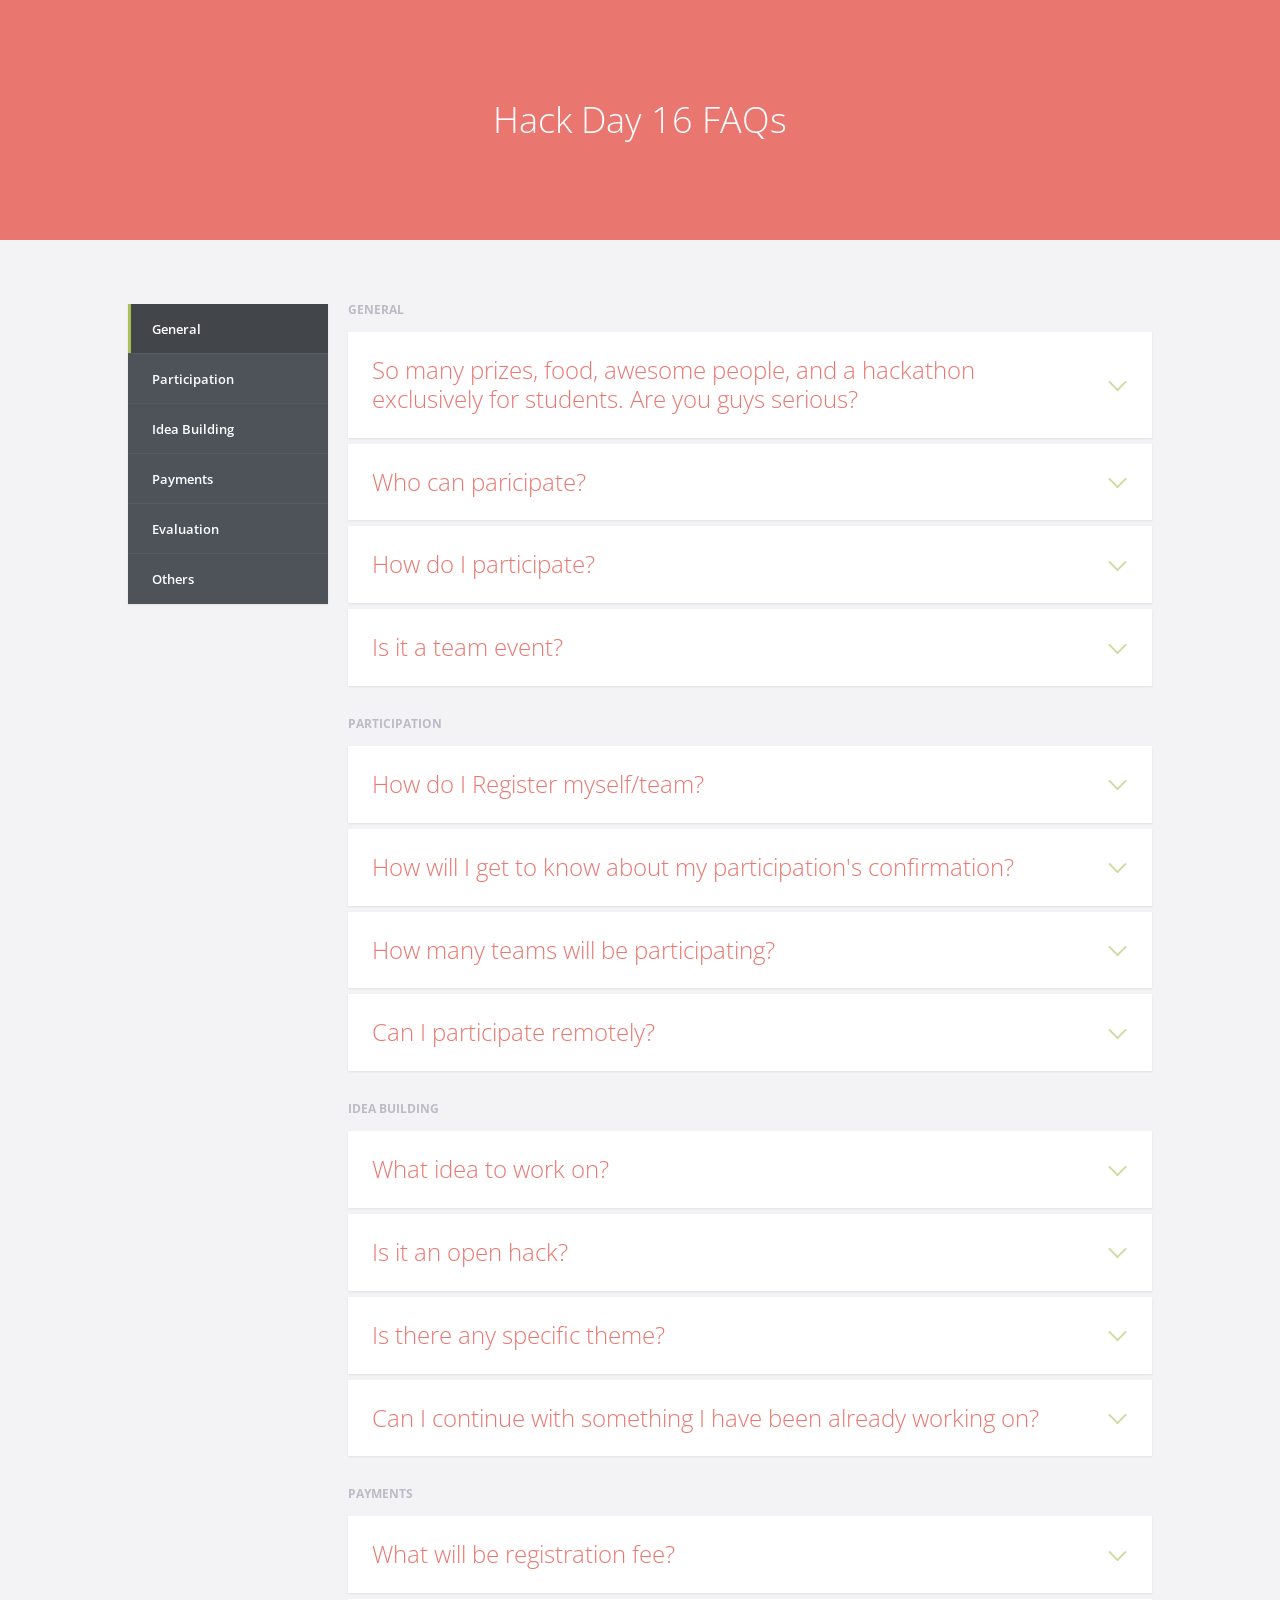
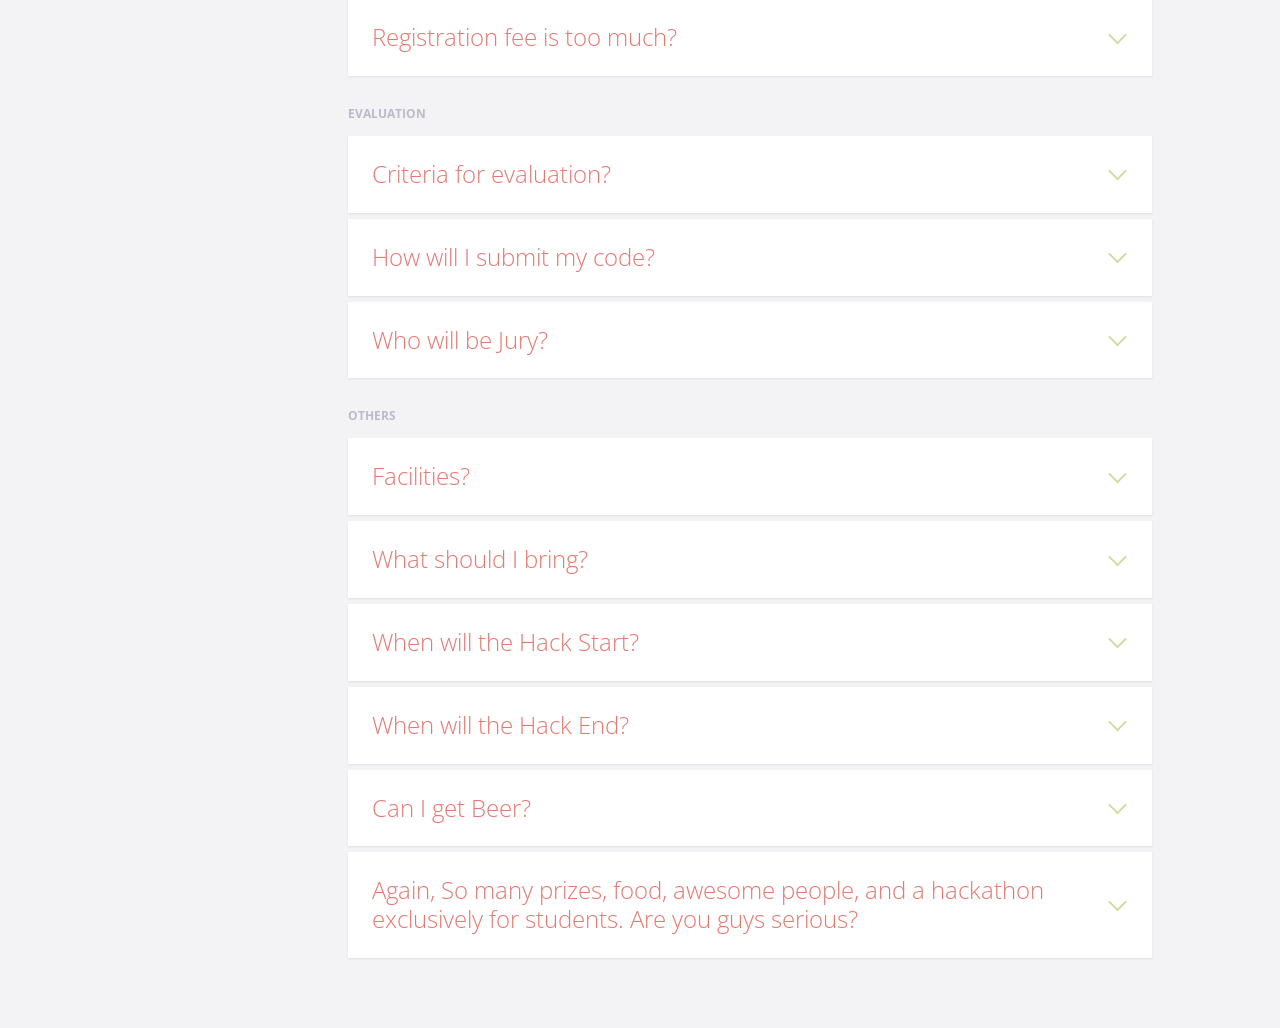
<file: faqs.html>
<!doctype html>
<html lang="en" class="no-js">
<head>
	<meta charset="UTF-8">
	<meta name="viewport" content="width=device-width, initial-scale=1">

	<link href='http://fonts.googleapis.com/css?family=Open+Sans:400,300,600,700' rel='stylesheet' type='text/css'>

	<link rel="stylesheet" href="faqs/css/reset.css"> <!-- CSS reset -->
	<link rel="stylesheet" href="faqs/css/style.css"> <!-- Resource style -->
	<script src="faqs/js/modernizr.js"></script> <!-- Modernizr -->
	<title>Hack Day 16</title>
</head>
<body>
<header>
	<h1>Hack Day 16 FAQs</h1>
</header>
<section class="cd-faq">
	<ul class="cd-faq-categories">
		<li><a class="selected" href="#basics">General</a></li>
		<li><a href="#mobile">Participation</a></li>
		<li><a href="#account">Idea Building</a></li>
		<li><a href="#payments">Payments</a></li>
		<li><a href="#privacy">Evaluation</a></li>
		<li><a href="#delivery">Others</a></li>
	</ul> <!-- cd-faq-categories -->

	<div class="cd-faq-items">
		<ul id="basics" class="cd-faq-group">
			<li class="cd-faq-title"><h2>General</h2></li>

			<li>
				<a class="cd-faq-trigger" href="#0">So many prizes, food, awesome people, and a hackathon exclusively for students. Are you guys serious?</a>
				<div class="cd-faq-content">
					<p>If 2+2=5 and we aren't high then probably.</p>
				</div> <!-- cd-faq-content -->
			</li>

			<li>
				<a class="cd-faq-trigger" href="#0">Who can paricipate?</a>
				<div class="cd-faq-content">
					<p>Students and Everyone from Hogwarts</p>
				</div> <!-- cd-faq-content -->
			</li>

			<li>
				<a class="cd-faq-trigger" href="#0">How do I participate?</a>
				<div class="cd-faq-content">
					<p>Go to registration page or <a href="form.html" target="_blank">Click Here</a></p>
				</div> <!-- cd-faq-content -->
			</li>

			<li>
				<a class="cd-faq-trigger" href="#0">Is it a team event?</a>
				<div class="cd-faq-content">
					<p>Team work is blessed from stone ages. However we encourage individual participations as well, and especially when individual is really pretty.</p>
				</div> <!-- cd-faq-content -->
			</li>



		</ul> <!-- cd-faq-group -->

		<ul id="mobile" class="cd-faq-group">
			<li class="cd-faq-title"><h2>Participation</h2></li>

			<li>
				<a class="cd-faq-trigger" href="#0">How do I Register myself/team?</a>
				<div class="cd-faq-content">
						<p>Dude Seriously? Just <a href="form.html" target="_blank">Click Here</a></p>
				</div> <!-- cd-faq-content -->
			</li>

			<li>
				<a class="cd-faq-trigger" href="#0">How will I get to know about my participation's confirmation?</a>
				<div class="cd-faq-content">
					<p>You need not to worry. We'll send you a confirmation mail with Gate Pass ID. If we are jobless and have enough balance we'll call you too</p>
				</div> <!-- cd-faq-content -->
			</li>

			<li>
				<a class="cd-faq-trigger" href="#0">How many teams will be participating?</a>
				<div class="cd-faq-content">
					<p>Too many!! But we have limited food plates which includes our plates too. Be The Flash!</p>
				</div> <!-- cd-faq-content -->
			</li>

			<li>
				<a class="cd-faq-trigger" href="#0">Can I participate remotely?</a>
				<div class="cd-faq-content">
					<p>Only if you are Martian. In case you are, invite us to your hackathon.</p>
				</div> <!-- cd-faq-content -->
			</li>


		</ul> <!-- cd-faq-group -->

		<ul id="account" class="cd-faq-group">
			<li class="cd-faq-title"><h2>Idea Building</h2></li>
			<li>
				<a class="cd-faq-trigger" href="#0">What idea to work on?</a>
				<div class="cd-faq-content">
					<p>It's an Open theme based Hack. You can work on anything and everything you can find except our sense of humour.</p>
				</div> <!-- cd-faq-content -->
			</li>

			<li>
				<a class="cd-faq-trigger" href="#0">Is it an open hack?</a>
				<div class="cd-faq-content">
					<p>Refer to above <strike>question</strike> answer.</p>
				</div> <!-- cd-faq-content -->
			</li>

			<li>
				<a class="cd-faq-trigger" href="#0">Is there any specific theme?</a>
				<div class="cd-faq-content">
					<p>You guessed it right, Refer to above <strike>answer</strike> question. </p>
				</div> <!-- cd-faq-content -->
			</li>

			<li>
				<a class="cd-faq-trigger" href="#0">Can I continue with something I have been already working on?</a>
				<div class="cd-faq-content">
					<p>We appriciate shortcuts in Bengaluru traffic. Sorry, everything should be build under venue premises. </p>
				</div> <!-- cd-faq-content -->
			</li>

			</ul> <!-- cd-faq-group -->

		<ul id="payments" class="cd-faq-group">
			<li class="cd-faq-title"><h2>Payments</h2></li>
			<li>
				<a class="cd-faq-trigger" href="#0">What will be registration fee?</a>
				<div class="cd-faq-content">
					<p>Ideally we are trying to get everyone walk in free. In case, a nominal registration fee of 400 might be charged. Which will be informed at earliest and can be paid at venue.</p>
				</div> <!-- cd-faq-content -->
			</li>

			<li>
				<a class="cd-faq-trigger" href="#0">Registration fee is too much?</a>
				<div class="cd-faq-content">
					<p>4 Members + Awesome Food + Awesome Venue + Lots of learning + Amazing prizes. It will be worth. Pinky promise!!</p>
				</div> <!-- cd-faq-content -->
			</li>


		</ul> <!-- cd-faq-group -->

		<ul id="privacy" class="cd-faq-group">
			<li class="cd-faq-title"><h2>Evaluation</h2></li>
			<li>
				<a class="cd-faq-trigger" href="#0">Criteria for evaluation?</a>
				<div class="cd-faq-content">
					<p>Idea and innovativness, Scalability, Implementation, Overall Impact. Brownie Points for cracking <strike>jokes</strike> good jokes </p>
				</div> <!-- cd-faq-content -->
			</li>

			<li>
				<a class="cd-faq-trigger" href="#0">How will I submit my code?</a>
				<div class="cd-faq-content">
					<p>All submissions must be done before 10:00 A.M on 30th April on our local git. Further information will be provided at venue</p>
				</div> <!-- cd-faq-content -->
			</li>

			<li>
				<a class="cd-faq-trigger" href="#0">Who will be Jury?</a>
				<div class="cd-faq-content">
					<p>Some awesome people for sure having better sense of humour than us. BTW we didn't mean Deadpool</p>
				</div> <!-- cd-faq-content -->
			</li>

			</ul> <!-- cd-faq-group -->

		<ul id="delivery" class="cd-faq-group">
			<li class="cd-faq-title"><h2>Others</h2></li>
			<li>
				<a class="cd-faq-trigger" href="#0">Facilities?</a>
				<div class="cd-faq-content">
					<p>1)Water<br>
					2)Fresh Air<br>
					3)Some more water<br>
					4)Some more fresh air<br>
					5)Restroom in case you had more water<br>
					6)Restroom if you had more fresh air<br>
					7)Food<br>
					8)Wi-Fi<br>
					9)Electricity<br>
					10)Setup of Internet Explorer :P<br>

				</p>
				</div> <!-- cd-faq-content -->
			</li>

			<li>
				<a class="cd-faq-trigger" href="#0">What should I bring?</a>
				<div class="cd-faq-content">
					<p>Must:<br>
						1)2nd Season of GOT<br>
						2)4th Season of FRIENDS<br>
						3)3rd Season of HIMYM<br><br>

					Optional:<br>
					1)Laptop<br>
					2)Charger<br>
					3)We meant laptop chargers<br>
					4)Hardware Stuff(if required)<br>
					5)Valid College ID proof<br>
					6)All neccassary softwares<br>
					<br>
					I guess we switched above contents...not really sure we are stonned. You decide!</p>
				</div> <!-- cd-faq-content -->
			</li>

			<li>
				<a class="cd-faq-trigger" href="#0">When will the Hack Start?</a>
				<div class="cd-faq-content">
					<p>Sharp at 10:00 AM on 29th April</p>
				</div> <!-- cd-faq-content -->
			</li>

			<li>
				<a class="cd-faq-trigger" href="#0">When will the Hack End?</a>
				<div class="cd-faq-content">
					<p>Sharp at 10:00 AM on 30th April according to IST(if you know what we mean).</p>
				</div> <!-- cd-faq-content -->
			</li>

			<li>
				<a class="cd-faq-trigger" href="#0">Can I get Beer?</a>
				<div class="cd-faq-content">
					<p>Only if you believe in sharing ;) and as long as you aren't caught.</p>
				</div> <!-- cd-faq-content -->
			</li>

			<li>
				<a class="cd-faq-trigger" href="#0">Again, So many prizes, food, awesome people, and a hackathon exclusively for students. Are you guys serious?</a>
				<div class="cd-faq-content">
					<p>uhhh...</p>
				</div> <!-- cd-faq-content -->
			</li>

		</ul> <!-- cd-faq-group -->
	</div> <!-- cd-faq-items -->
	<a href="#0" class="cd-close-panel">Close</a>
</section> <!-- cd-faq -->
<script src="faqs/js/jquery-2.1.1.js"></script>
<script src="faqs/js/jquery.mobile.custom.min.js"></script>
<script src="faqs/js/main.js"></script> <!-- Resource jQuery -->
</body>
</html>
</file>
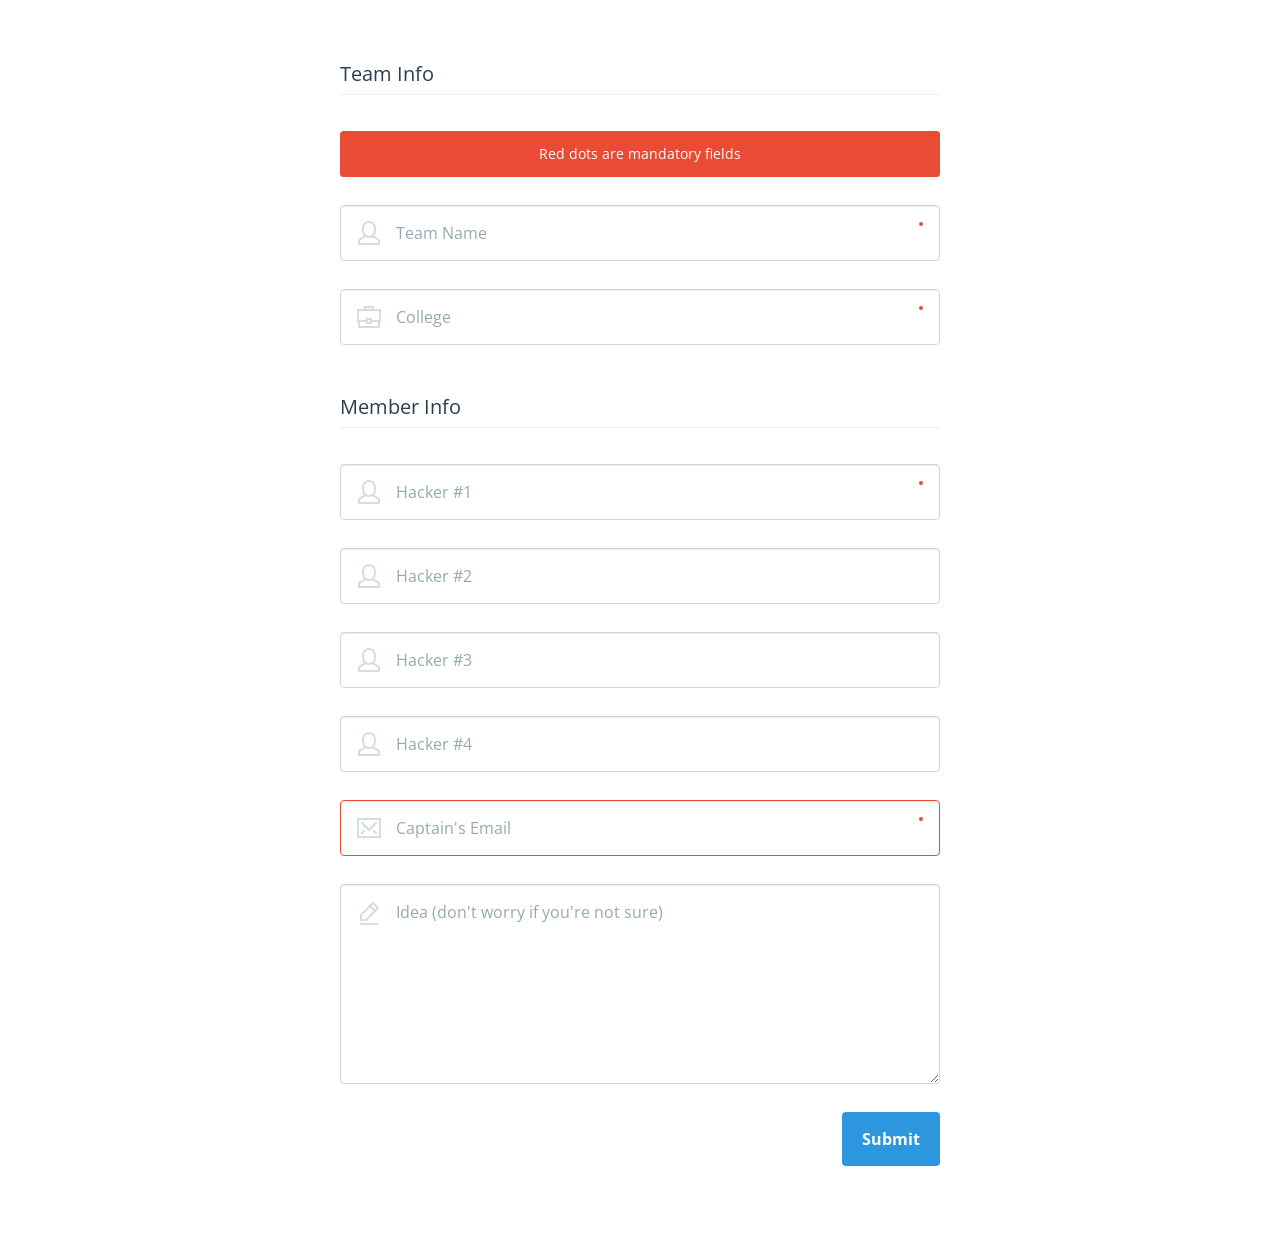
<file: form.html>
<!doctype html>
<html lang="en" class="no-js">
<head>
	<meta charset="UTF-8">
	<meta name="viewport" content="width=device-width, initial-scale=1">

	<link href='http://fonts.googleapis.com/css?family=Open+Sans:400,300,700' rel='stylesheet' type='text/css'>

	<link rel="stylesheet" href="contact-form/css/reset.css"> <!-- CSS reset -->
	<link rel="stylesheet" href="contact-form/css/style.css"> <!-- Resource style -->
	<script src="contact-form/js/modernizr.js"></script> <!-- Modernizr -->

	<title>Registration Form</title>
</head>
<body>
	<form class="cd-form floating-labels" action="contact.php" method="post">
		<fieldset>
			<legend>Team Info</legend>

			<div class="error-message">
				<p>Red dots are mandatory fields</p>
			</div>

			<div class="icon">
				<label class="cd-label" for="cd-name">Team Name</label>
				<input class="user" type="text" name="cd-tname" id="cd-name" required>
		    </div>

		    <div class="icon">
		    	<label class="cd-label" for="cd-company">College</label>
				<input class="company" type="text" name="cd-college" id="cd-company" required>
		    </div>


		</fieldset>

		<fieldset>
			<legend>Member Info</legend>

			<div class="icon">
				<label class="cd-label" for="cd-name">Hacker #1</label>
				<input class="user" type="text" name="cd-name1" id="cd-name" required>
		    </div>

            	<div class="icon">
				<label class="cd-label" for="cd-name">Hacker #2</label>
				<input class="user" type="text" name="cd-name2" id="cd-name" >
		    </div>

            	<div class="icon">
				<label class="cd-label" for="cd-name">Hacker #3</label>
				<input class="user" type="text" name="cd-name3" id="cd-name" >
		    </div>
            <div class="icon">
				<label class="cd-label" for="cd-name">Hacker #4</label>
				<input class="user" type="text" name="cd-name4" id="cd-name" >
		    </div>

<div class="icon">
		    	<label class="cd-label" for="cd-email">Captain's Email</label>
				<input class="email error" type="email" name="cd-email" id="cd-email" required>
		    </div>





			<div class="icon">
				<label class="cd-label" for="cd-textarea">Idea (don't worry if you're not sure) </label>
      			<textarea class="message" name="cd-textarea" id="cd-textarea" ></textarea>
			</div>

			<div>
		      	<input type="submit" value="Submit">
		    </div>
		</fieldset>
	</form>
<script src="js/jquery-2.1.1.js"></script>
<script src="js/main.js"></script> <!-- Resource jQuery -->
</body>
</html>
</file>
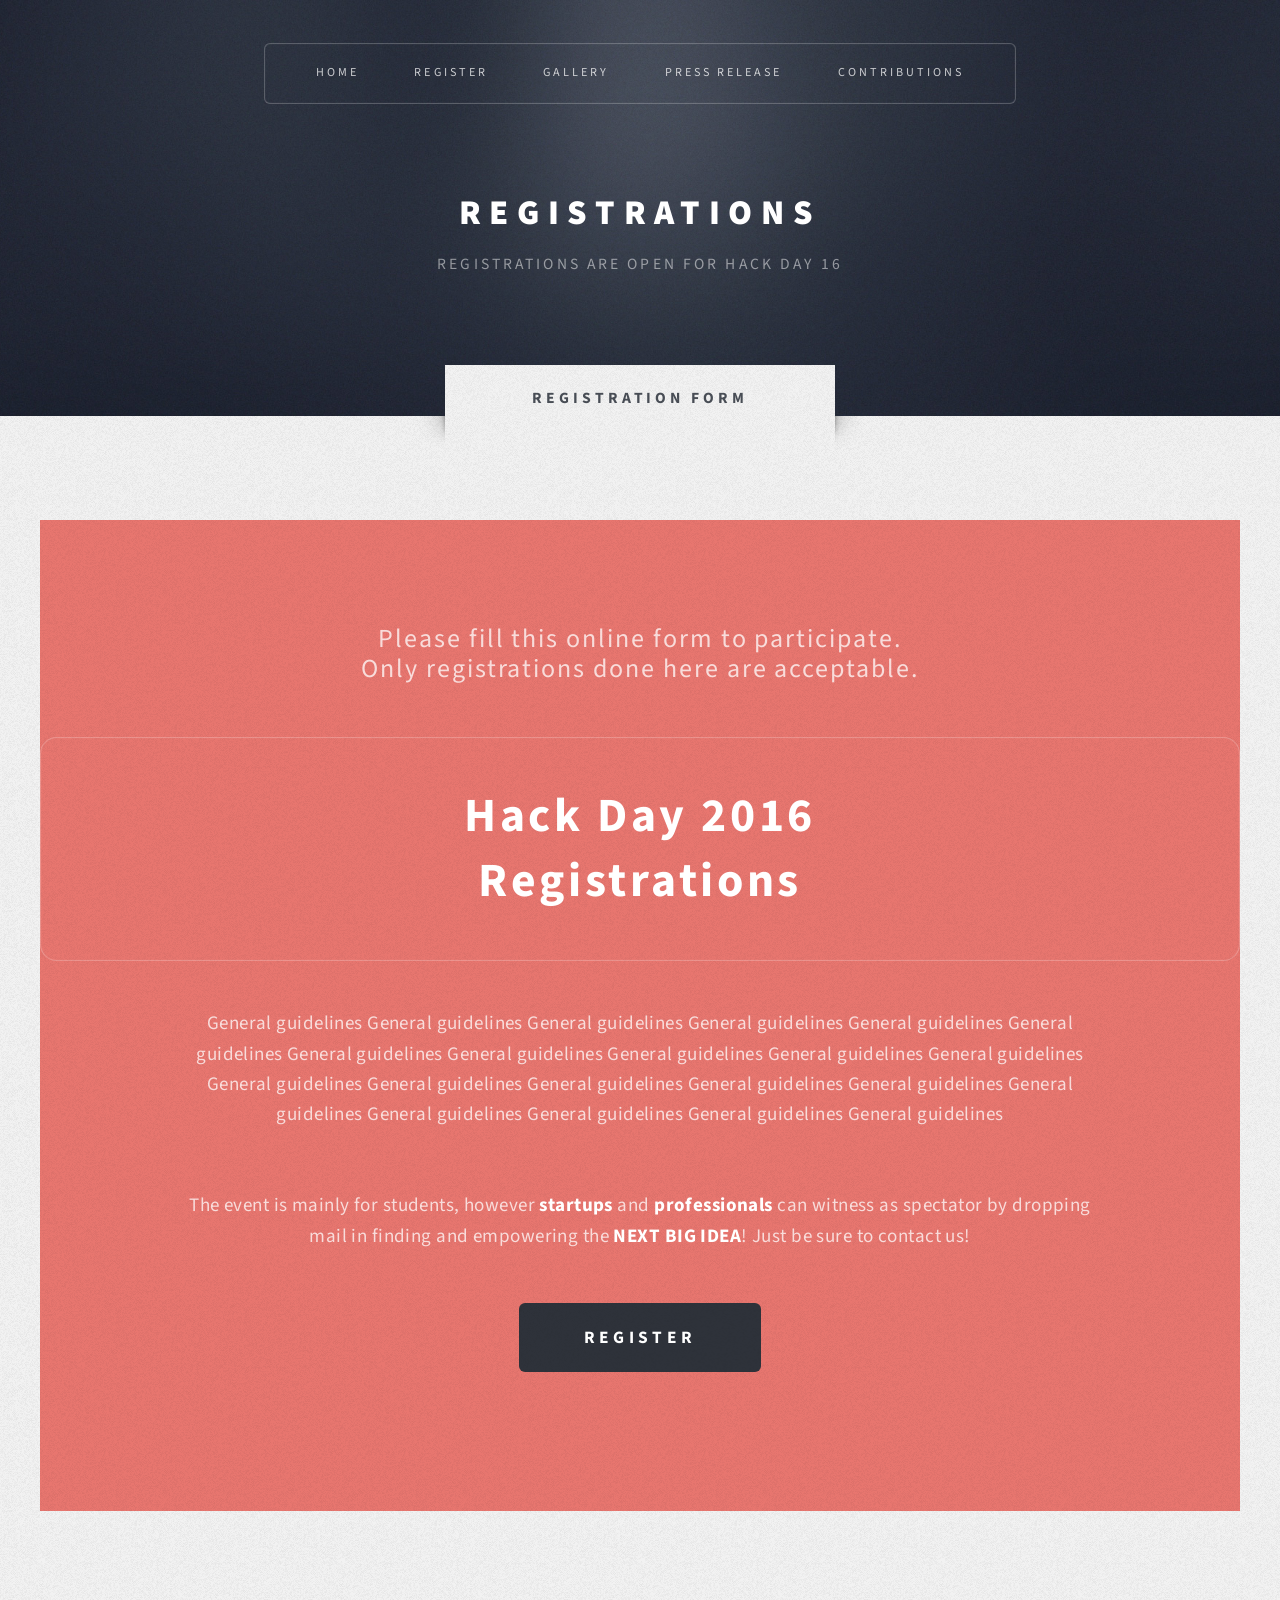
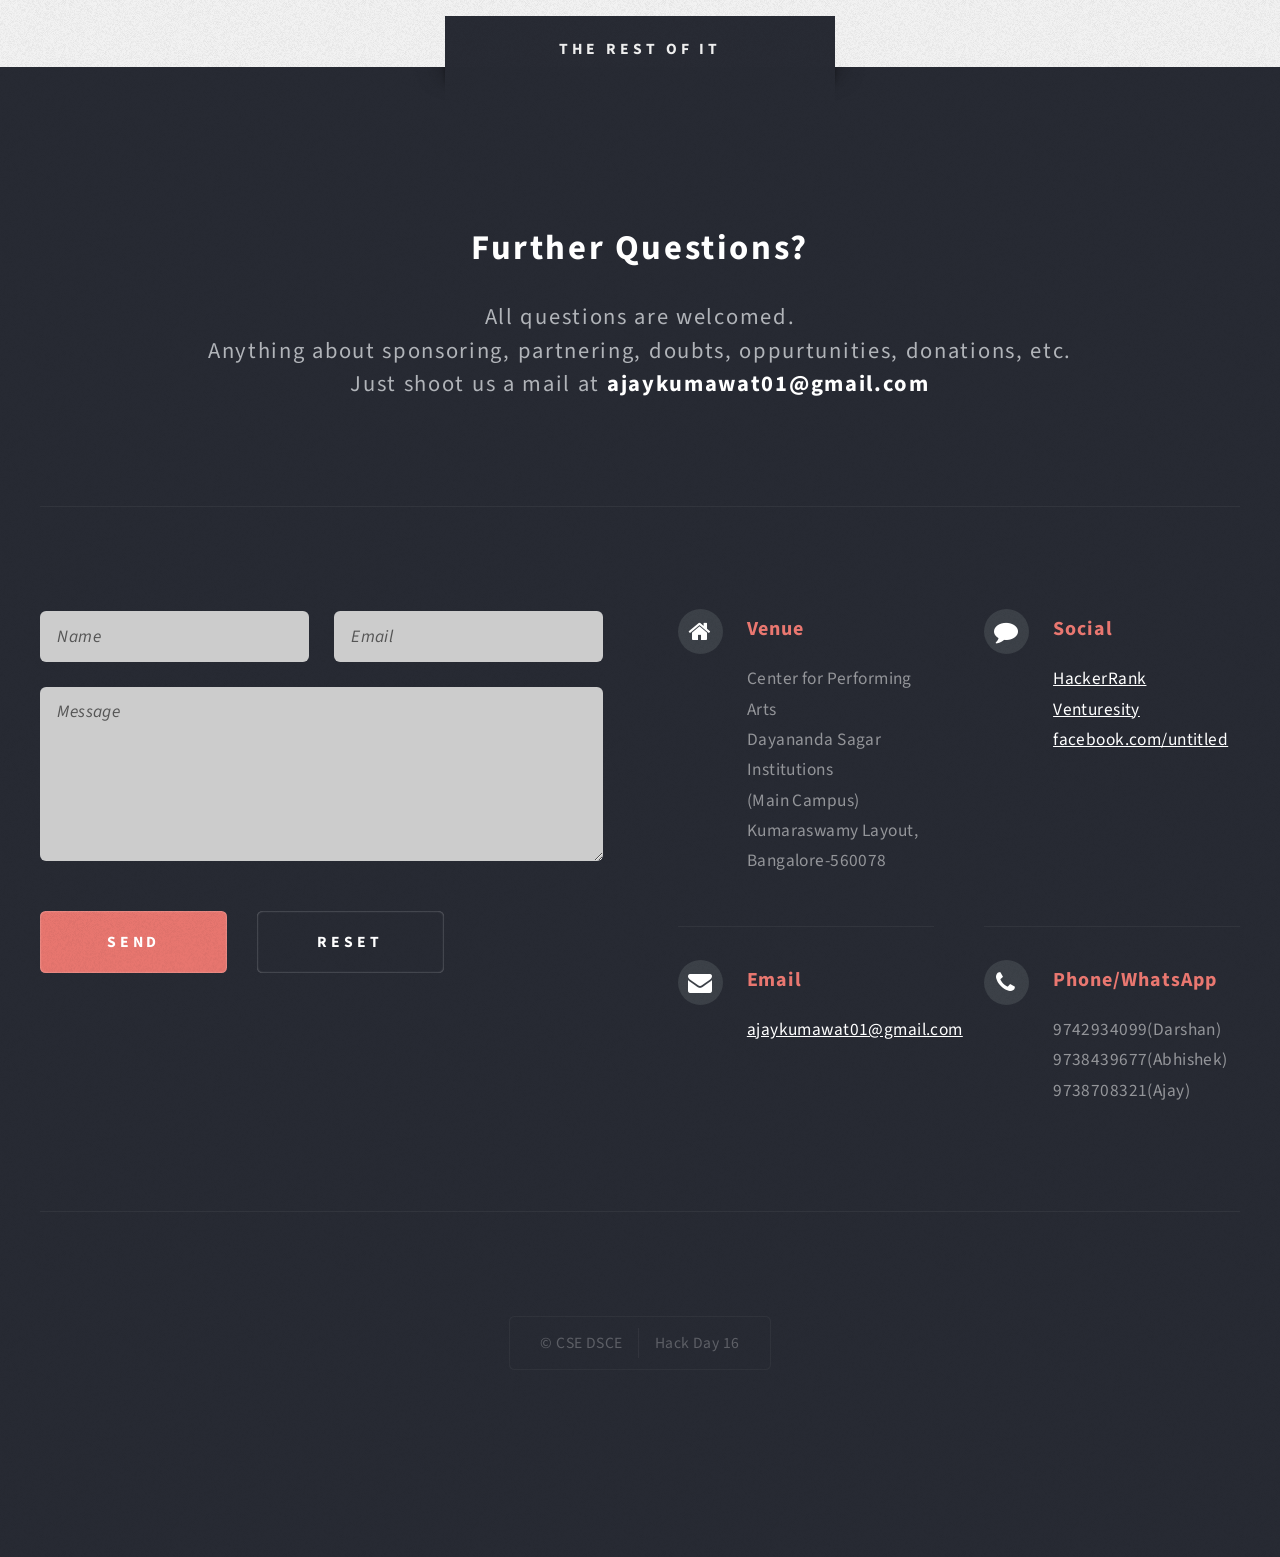
<file: left-sidebar.html>
<!DOCTYPE HTML>
<!--
	Escape Velocity by HTML5 UP
	html5up.net | @n33co
	Free for personal and commercial use under the CCA 3.0 license (html5up.net/license)
-->
<html>
	<head>
		<title>Hack Day 2016</title>
		<meta charset="utf-8" />
		<meta name="viewport" content="width=device-width, initial-scale=1" />
		<!--[if lte IE 8]><script src="assets/js/ie/html5shiv.js"></script><![endif]-->
		<link rel="stylesheet" href="assets/css/main.css" />
		<!--[if lte IE 8]><link rel="stylesheet" href="assets/css/ie8.css" /><![endif]-->
	</head>
	<body class="left-sidebar">
		<div id="page-wrapper">

			<!-- Header -->
				<div id="header-wrapper" class="wrapper">
					<div id="header">

						<!-- Logo -->
							<div id="logo">
								<h1><a href="">Registrations</a></h1>
								<p>Registrations are open for Hack Day 16</p>
							</div>

						<!-- Nav -->
							<nav id="nav">
								<ul>
									<li class="current"><a href="index.html">Home</a></li>

									<li><a href="left-sidebar.html">Register</a></li>
									<li><a href="right-sidebar.html">Gallery</a></li>
                                     <li>
										<a href="#">Press Release</a>

									</li>
									<li><a href="no-sidebar.html">Contributions</a></li>
								</ul>
							</nav>

					</div>
				</div>



			<!-- Highlights -->
				<div class="wrapper style3">
					<div class="title">Registration Form</div>
					<div id="highlights" class="container">
					<div id="intro-wrapper" class="wrapper style1">
                    <a name="about"></a>

					<section id="intro" class="container">
						<p class="style1">Please fill this online form to participate.<br>Only registrations done here are acceptable.</p>
						<p class="style2">
							Hack Day 2016 <br class="mobile-hide" />
							Registrations
						</p>
                        <p class="style3">General guidelines General guidelines General guidelines General guidelines General guidelines General guidelines General guidelines General guidelines General guidelines General guidelines General guidelines General guidelines General guidelines General guidelines General guidelines General guidelines General guidelines General guidelines General guidelines General guidelines General guidelines </p>
                        <br><br>

						<p class="style3">The event is mainly for students, however <strong>startups</strong> and <strong>professionals</strong> can witness as spectator by dropping mail in finding and empowering the <strong>NEXT BIG IDEA</strong>! Just be sure to contact us!</p>
						<ul class="actions">
							<li><a href="form.html" target="_blank" class="button style3 big">Register</a></li>
						</ul>
					</section>
				</div>
					</div>
				</div>

			<!-- Footer -->
				<div id="footer-wrapper" class="wrapper">
					<div class="title">The Rest Of It</div>
					<div id="footer" class="container">
						<header class="style1">
							<h2>Further Questions?</h2>
							<p>
								All questions are welcomed. <br />
                                Anything about sponsoring, partnering, doubts, oppurtunities, donations, etc.
                                <br>
								Just shoot us a mail at <strong>ajaykumawat01@gmail.com</strong>

							</p>
						</header>
						<hr />
						<div class="row 150%">
							<div class="6u 12u(mobile)">

								<!-- Contact Form -->
									<section>
										<form method="post" action="#">
											<div class="row 50%">
												<div class="6u 12u(mobile)">
													<input type="text" name="name" id="contact-name" placeholder="Name" />
												</div>
												<div class="6u 12u(mobile)">
													<input type="text" name="email" id="contact-email" placeholder="Email" />
												</div>
											</div>
											<div class="row 50%">
												<div class="12u">
													<textarea name="message" id="contact-message" placeholder="Message" rows="4"></textarea>
												</div>
											</div>
											<div class="row">
												<div class="12u">
													<ul class="actions">
														<li><input type="submit" class="style1" value="Send" /></li>
														<li><input type="reset" class="style2" value="Reset" /></li>
													</ul>
												</div>
											</div>
										</form>
									</section>

							</div>
							<div class="6u 12u(mobile)">

								<!-- Contact -->
									<section class="feature-list small">
										<div class="row">
											<div class="6u 12u(mobile)">
												<section>
													<h3 class="icon fa-home">Venue</h3>
													<p>
														Center for Performing Arts<br />
														Dayananda Sagar Institutions <br>(Main Campus)<br />
														Kumaraswamy Layout, Bangalore-560078
													</p>
												</section>
											</div>
											<div class="6u 12u(mobile)">
												<section>
													<h3 class="icon fa-comment">Social</h3>
													<p>
														<a href="#">HackerRank</a><br />
														<a href="#">Venturesity</a><br />
														<a href="#">facebook.com/untitled</a>
													</p>
												</section>
											</div>
										</div>
										<div class="row">
											<div class="6u 12u(mobile)">
												<section>
													<h3 class="icon fa-envelope">Email</h3>
													<p>
														<a href="#">ajaykumawat01@gmail.com</a>
													</p>
												</section>
											</div>
											<div class="6u 12u(mobile)">
												<section>
													<h3 class="icon fa-phone">Phone/WhatsApp</h3>
													<p>
                                                        9742934099(Darshan)
                                                        9738439677(Abhishek)
														9738708321(Ajay)
													</p>
												</section>
											</div>
										</div>
									</section>

							</div>
						</div>
						<hr />
					</div>
					<div id="copyright">
						<ul>
							<li>&copy; CSE DSCE</li><li>Hack Day 16</li>
						</ul>
					</div>
				</div>

		</div>

		<!-- Scripts -->

			<script src="assets/js/jquery.min.js"></script>
			<script src="assets/js/jquery.dropotron.min.js"></script>
			<script src="assets/js/skel.min.js"></script>
			<script src="assets/js/skel-viewport.min.js"></script>
			<script src="assets/js/util.js"></script>
			<!--[if lte IE 8]><script src="assets/js/ie/respond.min.js"></script><![endif]-->
			<script src="assets/js/main.js"></script>

	</body>
</html>
</file>
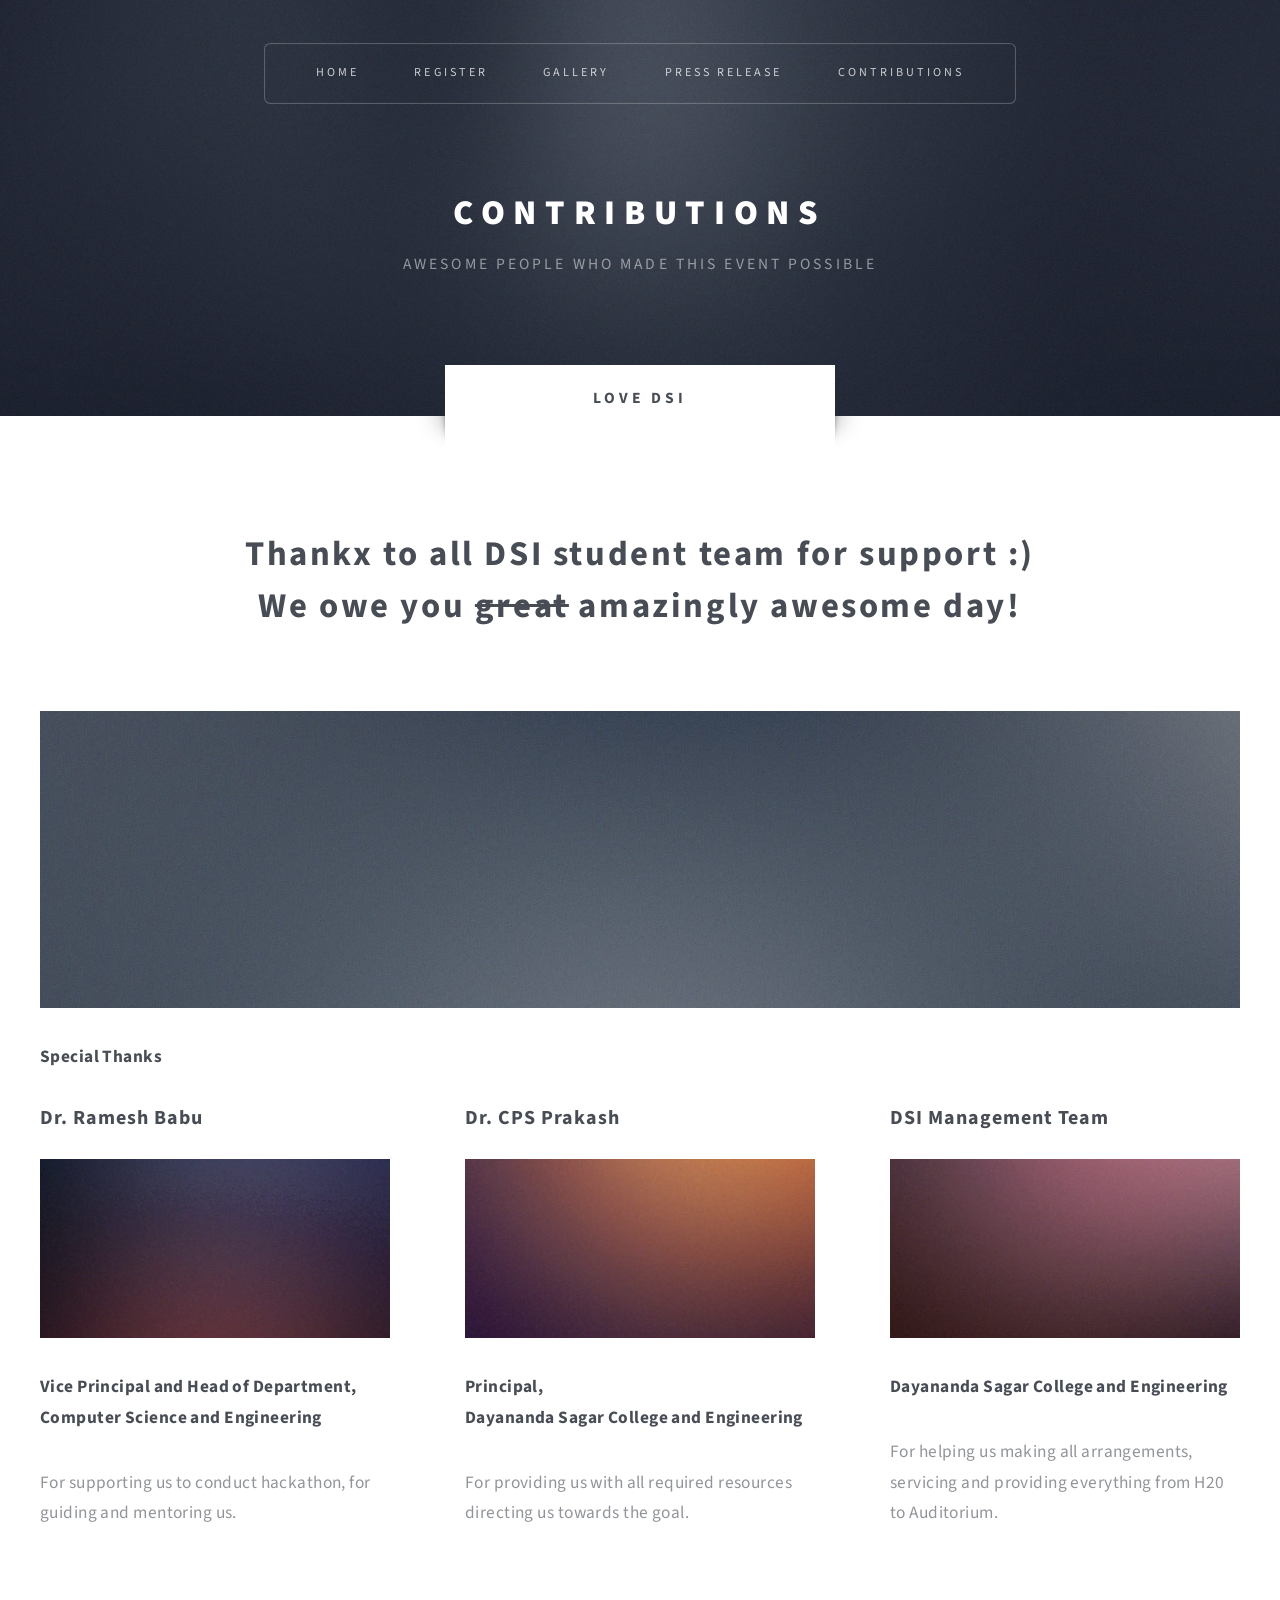
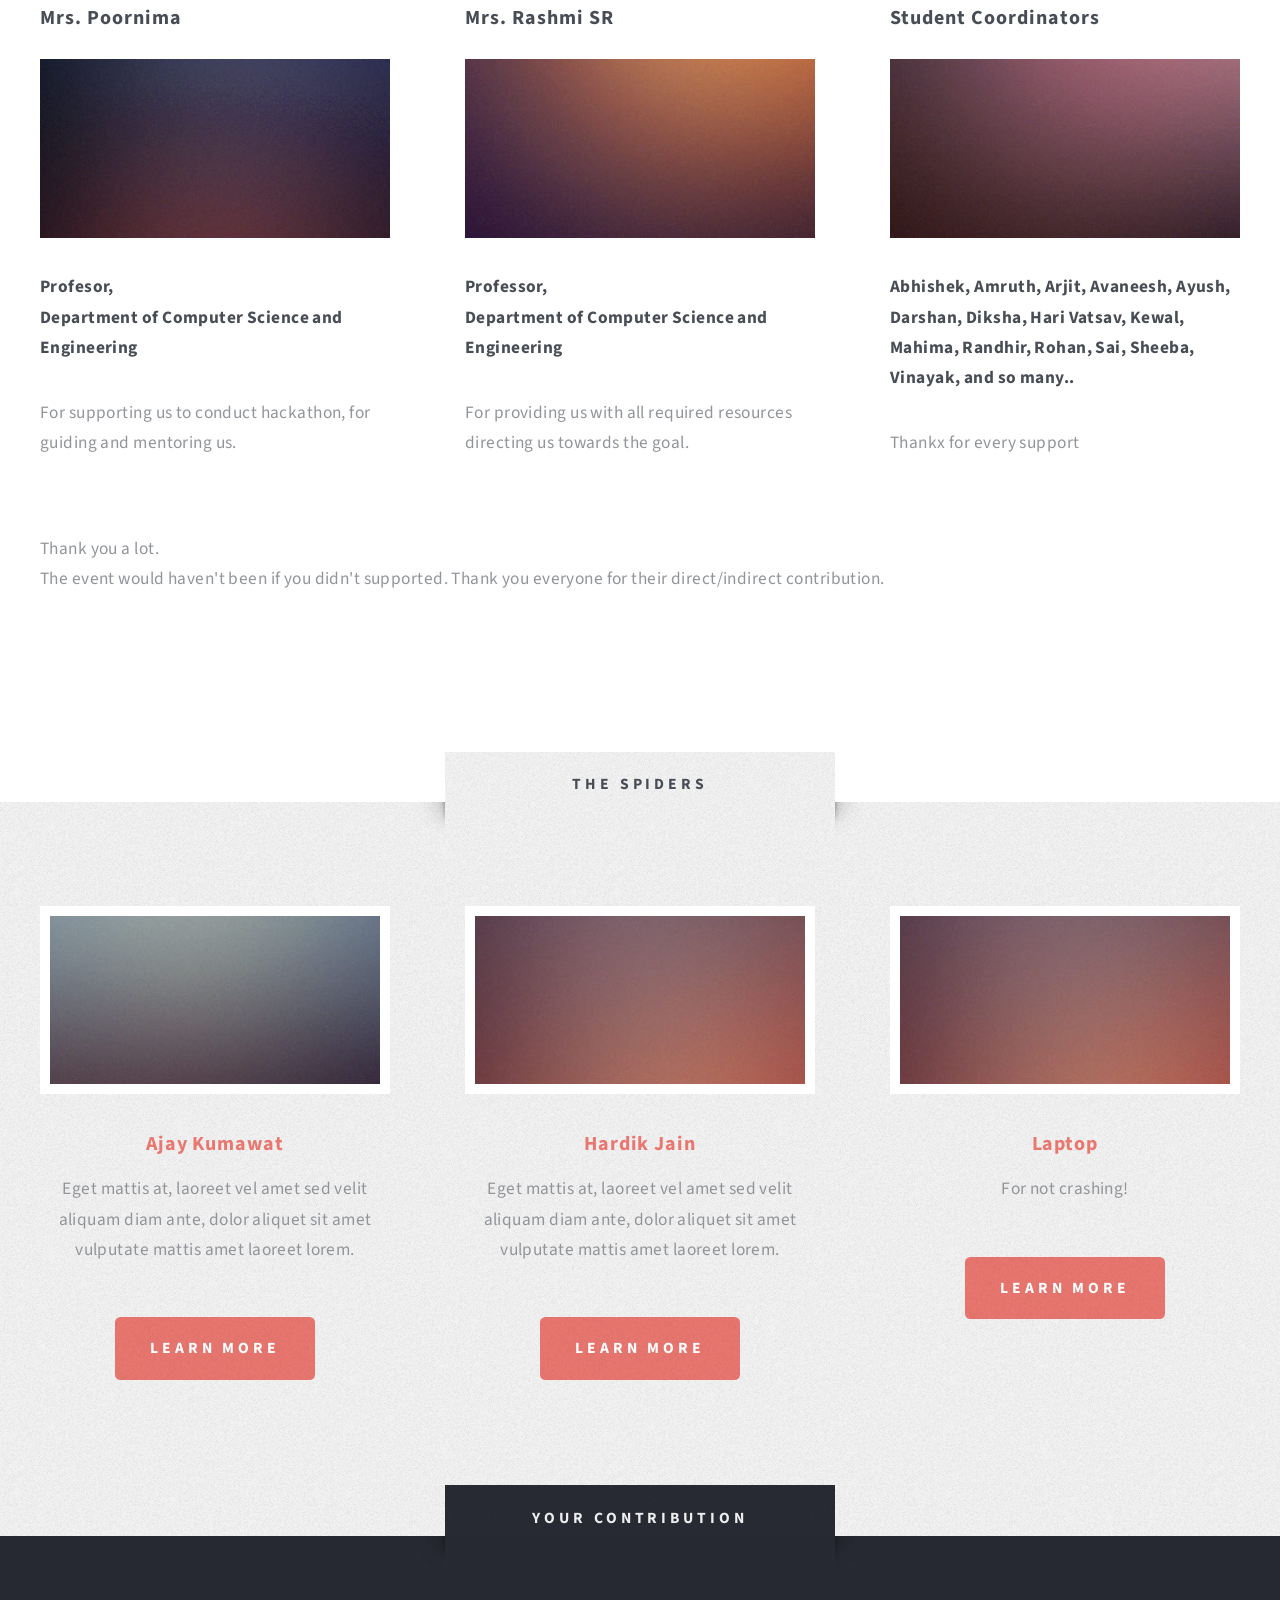
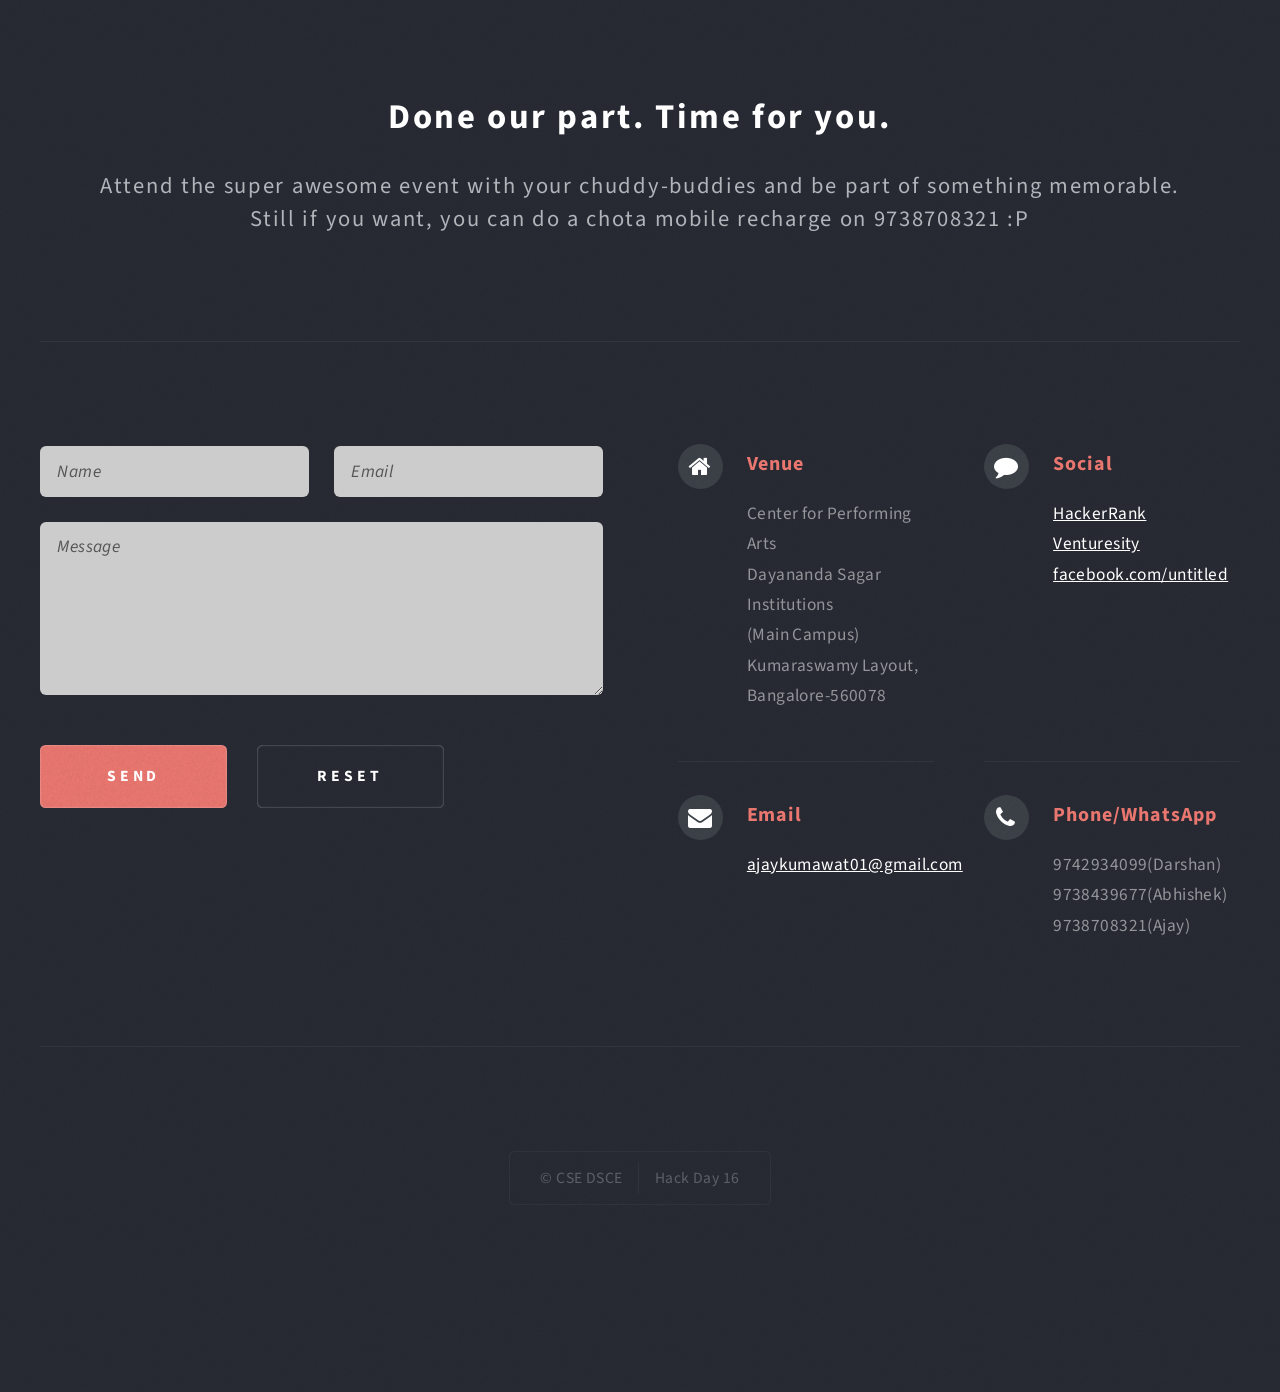
<file: no-sidebar.html>
<!DOCTYPE HTML>
<!--
	Escape Velocity by HTML5 UP
	html5up.net | @n33co
	Free for personal and commercial use under the CCA 3.0 license (html5up.net/license)
-->
<html>
	<head>
		<title>hack Day 2016</title>
		<meta charset="utf-8" />
		<meta name="viewport" content="width=device-width, initial-scale=1" />
		<!--[if lte IE 8]><script src="assets/js/ie/html5shiv.js"></script><![endif]-->
		<link rel="stylesheet" href="assets/css/main.css" />
		<!--[if lte IE 8]><link rel="stylesheet" href="assets/css/ie8.css" /><![endif]-->
	</head>
	<body class="no-sidebar">
		<div id="page-wrapper">

			<!-- Header -->
				<div id="header-wrapper" class="wrapper">
					<div id="header">

						<!-- Logo -->
							<div id="logo">

                                <h1><a href="index.html">Contributions</a></h1>
								<p>Awesome people who made this event possible</p>
							</div>

						<!-- Nav -->
							<nav id="nav">
								<ul>
									<li class="current"><a href="index.html">Home</a></li>

									<li><a href="left-sidebar.html">Register</a></li>
									<li><a href="right-sidebar.html">Gallery</a></li>
                                    <li>
										<a href="#">Press Release</a>

									</li>
									<li><a href="no-sidebar.html">Contributions</a></li>
								</ul>
							</nav>

					</div>
				</div>

			<!-- Main -->
				<div class="wrapper style2">
					<div class="title">Love DSI</div>
					<div id="main" class="container">

						<!-- Content -->
							<div id="content">
								<article class="box post">
									<header class="style1">
										<h2>Thankx to all DSI student team for support :) <br class="mobile-hide" />
										We owe you <strike>great</strike> amazingly awesome day!</h2>

									</header>
									<a href="#" class="image featured">
										<img src="images/pic01.jpg" alt="" />
									</a>
									<h1>Special Thanks</h1>
                                    <br>

								<div class="row 150%">
									<div class="4u 12u(mobile)">
										<section class="box">
											<header>
												<h2>Dr. Ramesh Babu</h2>

											</header>
											<a href="#" class="image featured"><img src="images/pic05.jpg" alt="" /></a>

                                                 <p><strong>Vice Principal and Head of Department,
                                        <br>Computer Science and Engineering</strong></p>

									<p>For supporting us to conduct hackathon, for guiding and mentoring us.</p>


										</section>
									</div>
									<div class="4u 12u(mobile)">
										<section class="box">
											<header>
												<h2>Dr. CPS Prakash</h2>
											</header>
											<a href="#" class="image featured"><img src="images/pic06.jpg" alt="" /></a>
											 <p><strong>Principal,
                                        <br>Dayananda Sagar College and Engineering</strong></p>
                                            <p>For providing us with all required resources directing us towards the goal.</p>

										</section>
									</div>
									<div class="4u 12u(mobile)">
										<section class="box">
											<header>
												<h2>DSI Management Team</h2>
											</header>
											<a href="#" class="image featured"><img src="images/pic07.jpg" alt="" /></a>
											 <p><strong>Dayananda Sagar College and Engineering</strong></p>
                                    <p>For helping us making all arrangements, servicing and providing everything from H20 to Auditorium.</p>

										</section>
									</div>
                                    <div class="4u 12u(mobile)">
										<section class="box">
											<header>
												<h2>Mrs. Poornima</h2>

											</header>
											<a href="#" class="image featured"><img src="images/pic05.jpg" alt="" /></a>

                                                 <p><strong>Profesor,
                                        <br>Department of Computer Science and Engineering</strong></p>

									<p>For supporting us to conduct hackathon, for guiding and mentoring us.</p>


										</section>
									</div>
                                    <div class="4u 12u(mobile)">
										<section class="box">
											<header>
												<h2>Mrs. Rashmi SR</h2>
											</header>
											<a href="#" class="image featured"><img src="images/pic06.jpg" alt="" /></a>
											 <p><strong>Professor,
                                        <br>Department of Computer Science and Engineering</strong></p>
                                            <p>For providing us with all required resources directing us towards the goal.</p>

										</section>
									</div>
                                    <div class="4u 12u(mobile)">
										<section class="box">
											<header>
												<h2>Student Coordinators</h2>
											</header>
											<a href="#" class="image featured"><img src="images/pic07.jpg" alt="" /></a>

                                            <p><strong>Abhishek, Amruth, Arjit, Avaneesh, Ayush, Darshan, Diksha, Hari Vatsav, Kewal, Mahima, Randhir, Rohan, Sai, Sheeba, Vinayak, and so many..</strong> </p>
										<p>Thankx for every support</p>
										</section>
									</div>
                                     <p>Thank you a lot.
                                         <br>The event would haven't been if you didn't supported. Thank you everyone for their direct/indirect contribution.</p>
								</div>
							</div>

					</div>
				</div>

			<!-- Highlights -->
				<div class="wrapper style3">
					<div class="title">The Spiders</div>
					<div id="highlights" class="container">
						<div class="row 150%">
							<div class="4u 12u(mobile)">
								<section class="highlight">
									<a href="#" class="image featured"><img src="images/pic02.jpg" alt="" /></a>
									<h3><a href="#">Ajay Kumawat</a></h3>
									<p>Eget mattis at, laoreet vel amet sed velit aliquam diam ante, dolor aliquet sit amet vulputate mattis amet laoreet lorem.</p>
									<ul class="actions">
										<li><a href="#" class="button style1">Learn More</a></li>
									</ul>
								</section>
                            </div>
							<div class="4u 12u(mobile)">
								<section class="highlight">
									<a href="#" class="image featured"><img src="images/pic04.jpg" alt="" /></a>
									<h3><a href="#">Hardik Jain</a></h3>
									<p>Eget mattis at, laoreet vel amet sed velit aliquam diam ante, dolor aliquet sit amet vulputate mattis amet laoreet lorem.</p>
									<ul class="actions">
										<li><a href="#" class="button style1">Learn More</a></li>
									</ul>
								</section>
							</div>
                            <div class="4u 12u(mobile)">
								<section class="highlight">
									<a href="#" class="image featured"><img src="images/pic04.jpg" alt="" /></a>
									<h3><a href="#">Laptop</a></h3>
									<p>For not crashing!</p>
									<ul class="actions">
										<li><a href="#" class="button style1">Learn More</a></li>
									</ul>
								</section>
							</div>
						</div>
					</div>
				</div>

			<!-- Footer -->
				<div id="footer-wrapper" class="wrapper">
					<div class="title">Your Contribution</div>
					<div id="footer" class="container">
						<header class="style1">
							<h2>Done our part. Time for you.</h2>
							<p>
								Attend the super awesome event with your chuddy-buddies and be part of something memorable.
                                <br>
                                Still if you want, you can do a chota mobile recharge on 9738708321 :P
							</p>
						</header>
						<hr />
						<div class="row 150%">
							<div class="6u 12u(mobile)">

								<!-- Contact Form -->
									<section>
										<form method="post" action="#">
											<div class="row 50%">
												<div class="6u 12u(mobile)">
													<input type="text" name="name" id="contact-name" placeholder="Name" />
												</div>
												<div class="6u 12u(mobile)">
													<input type="text" name="email" id="contact-email" placeholder="Email" />
												</div>
											</div>
											<div class="row 50%">
												<div class="12u">
													<textarea name="message" id="contact-message" placeholder="Message" rows="4"></textarea>
												</div>
											</div>
											<div class="row">
												<div class="12u">
													<ul class="actions">
														<li><input type="submit" class="style1" value="Send" /></li>
														<li><input type="reset" class="style2" value="Reset" /></li>
													</ul>
												</div>
											</div>
										</form>
									</section>

							</div>
							<div class="6u 12u(mobile)">

								<!-- Contact -->
									<section class="feature-list small">
										<div class="row">
											<div class="6u 12u(mobile)">
												<section>
													<h3 class="icon fa-home">Venue</h3>
													<p>
														Center for Performing Arts<br />
														Dayananda Sagar Institutions <br>(Main Campus)<br />
														Kumaraswamy Layout, Bangalore-560078
													</p>
												</section>
											</div>
											<div class="6u 12u(mobile)">
												<section>
													<h3 class="icon fa-comment">Social</h3>
													<p>
														<a href="#">HackerRank</a><br />
														<a href="#">Venturesity</a><br />
														<a href="#">facebook.com/untitled</a>
													</p>
												</section>
											</div>
										</div>
										<div class="row">
											<div class="6u 12u(mobile)">
												<section>
													<h3 class="icon fa-envelope">Email</h3>
													<p>
														<a href="#">ajaykumawat01@gmail.com</a>
													</p>
												</section>
											</div>
											<div class="6u 12u(mobile)">
												<section>
													<h3 class="icon fa-phone">Phone/WhatsApp</h3>
													<p>
                                                        9742934099(Darshan)
                                                        9738439677(Abhishek)
														9738708321(Ajay)
													</p>
												</section>
											</div>
										</div>
									</section>

							</div>
						</div>
						<hr />
					</div>
					<div id="copyright">
						<ul>
							<li>&copy; CSE DSCE</li><li>Hack Day 16</li>
						</ul>
					</div>
				</div>

		</div>

		<!-- Scripts -->

			<script src="assets/js/jquery.min.js"></script>
			<script src="assets/js/jquery.dropotron.min.js"></script>
			<script src="assets/js/skel.min.js"></script>
			<script src="assets/js/skel-viewport.min.js"></script>
			<script src="assets/js/util.js"></script>
			<!--[if lte IE 8]><script src="assets/js/ie/respond.min.js"></script><![endif]-->
			<script src="assets/js/main.js"></script>

	</body>
</html>
</file>
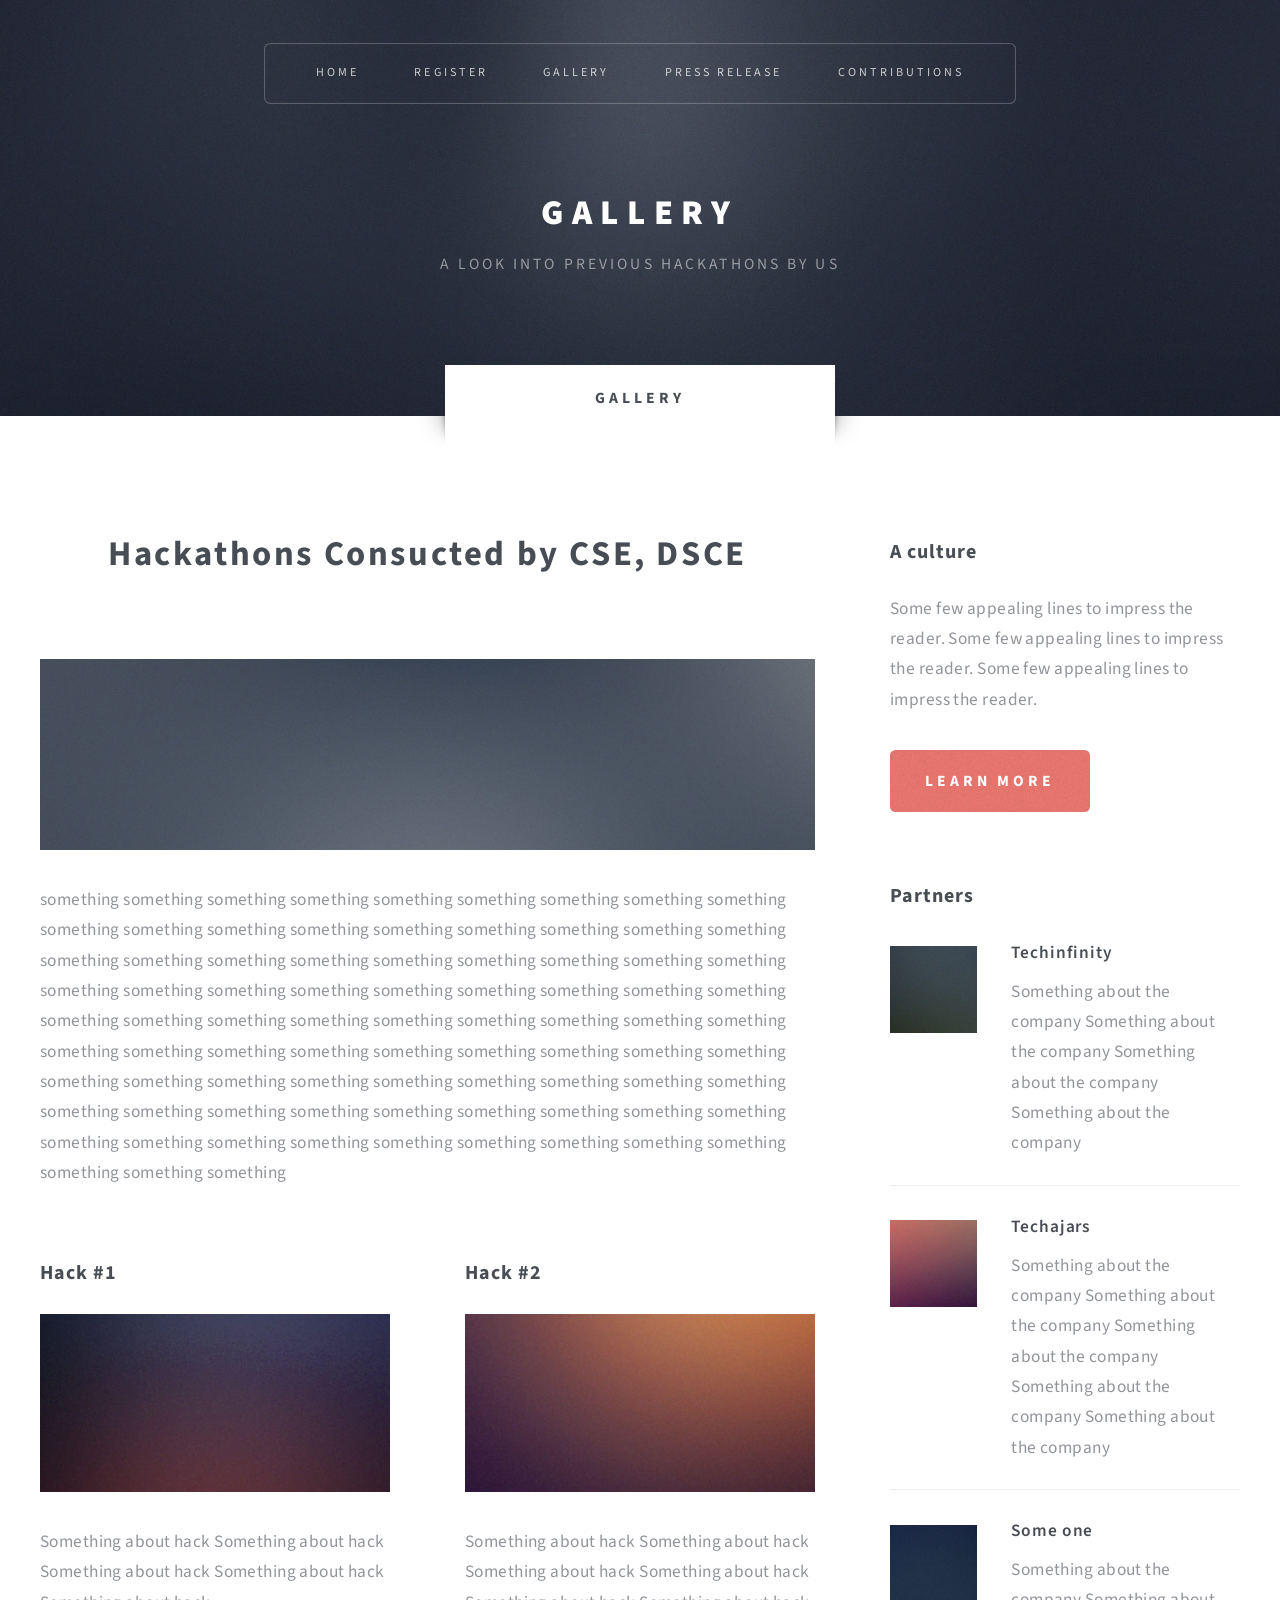
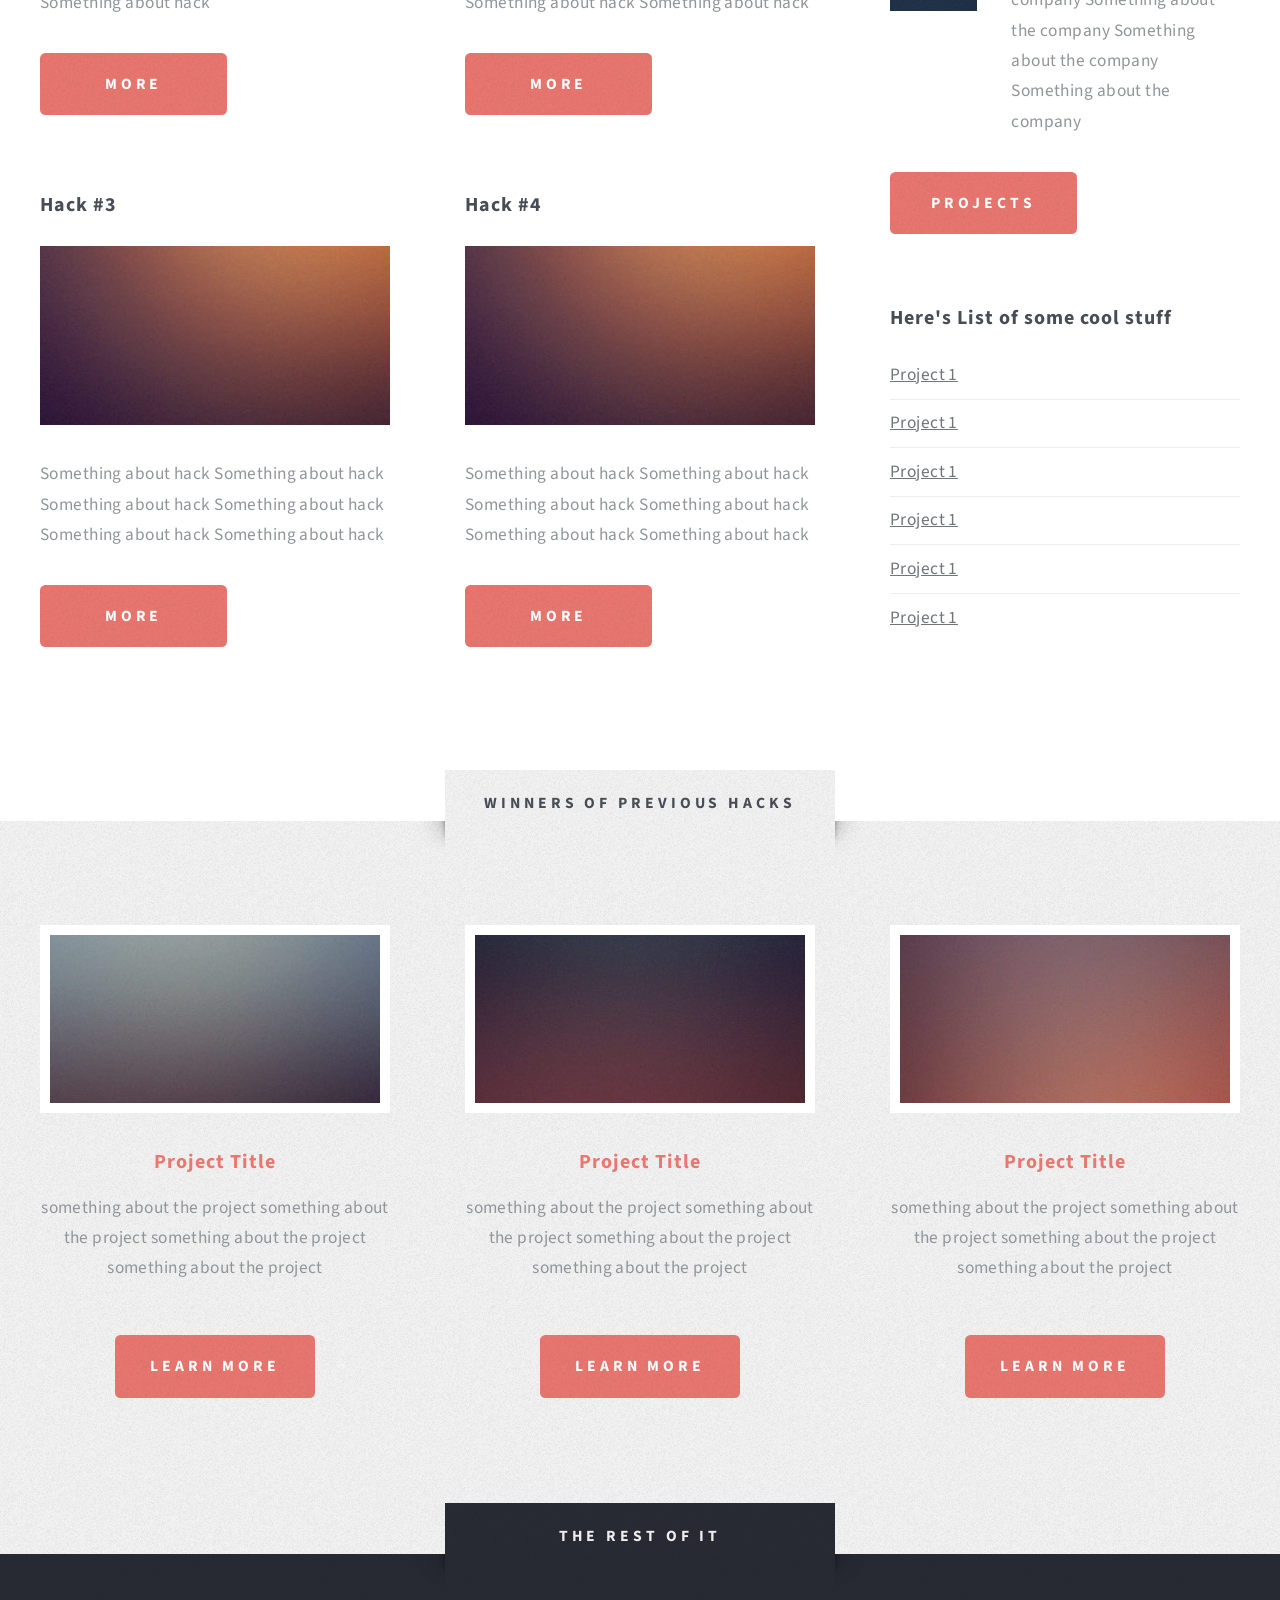
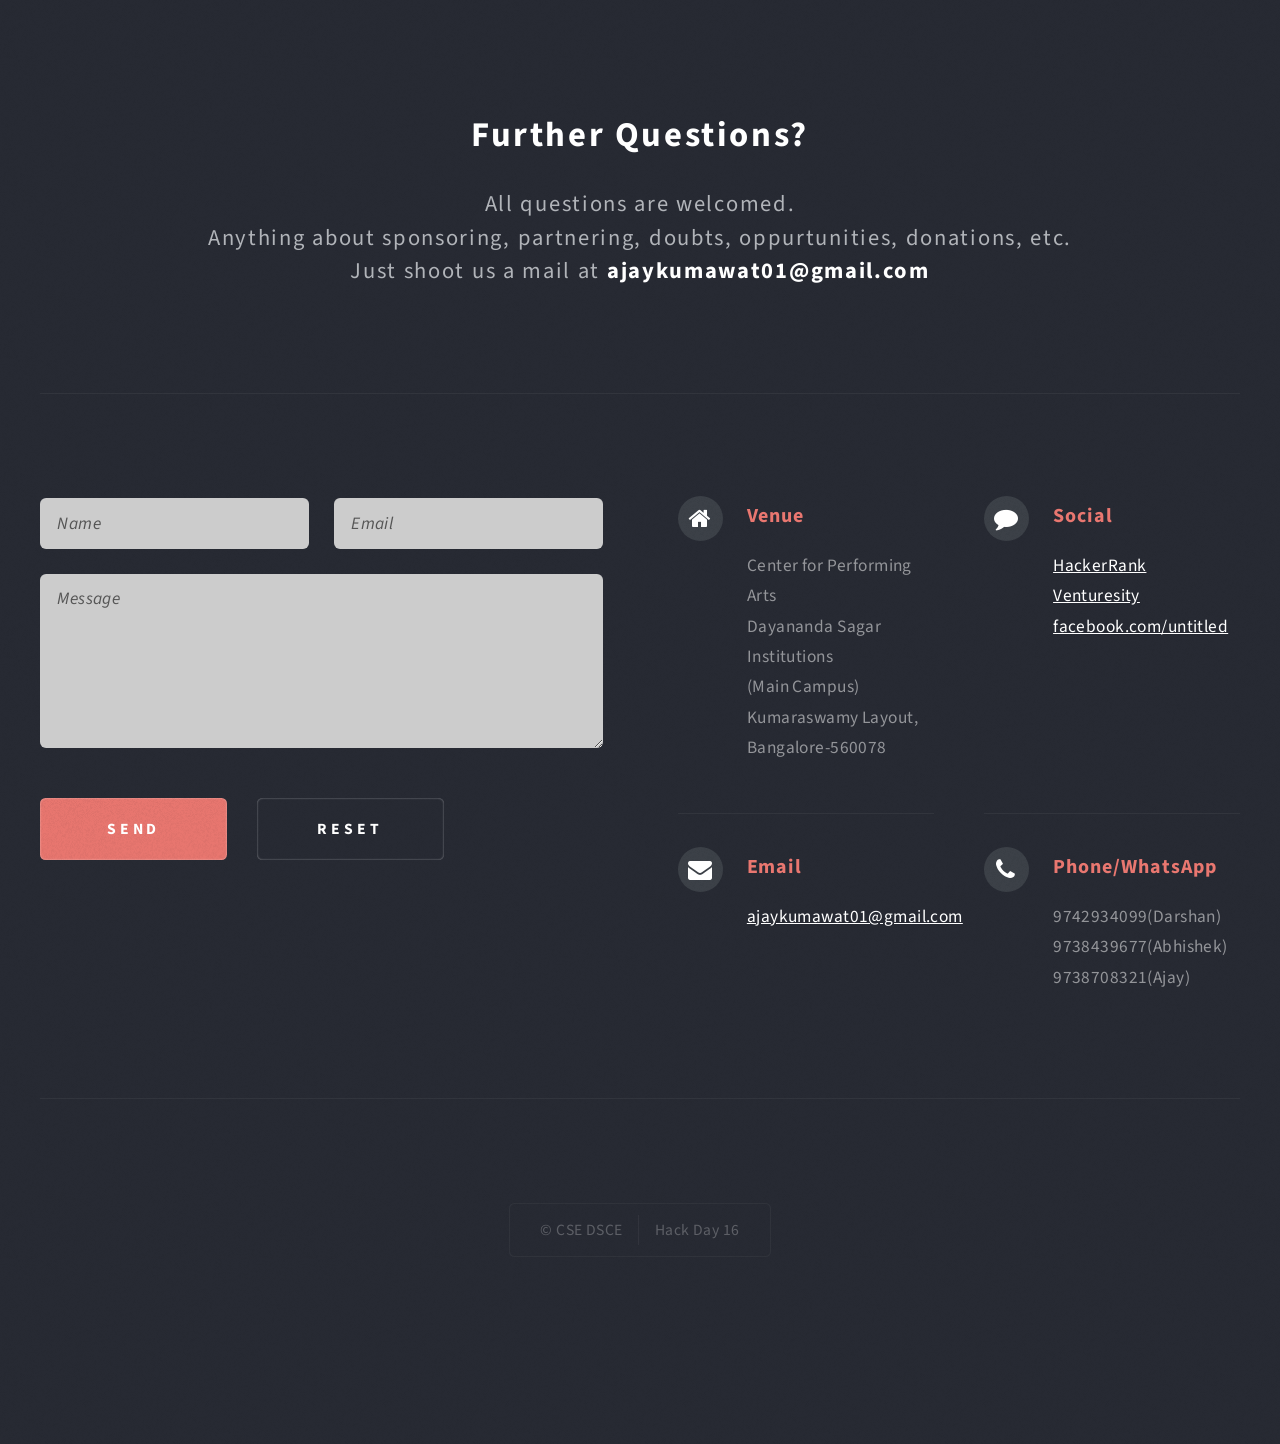
<file: right-sidebar.html>
<!DOCTYPE HTML>
<!--
	Escape Velocity by HTML5 UP
	html5up.net | @n33co
	Free for personal and commercial use under the CCA 3.0 license (html5up.net/license)
-->
<html>
	<head>
		<title>Hack Day 2016</title>
		<meta charset="utf-8" />
		<meta name="viewport" content="width=device-width, initial-scale=1" />
		<!--[if lte IE 8]><script src="assets/js/ie/html5shiv.js"></script><![endif]-->
		<link rel="stylesheet" href="assets/css/main.css" />
		<!--[if lte IE 8]><link rel="stylesheet" href="assets/css/ie8.css" /><![endif]-->
	</head>
	<body class="right-sidebar">
		<div id="page-wrapper">

			<!-- Header -->
				<div id="header-wrapper" class="wrapper">
					<div id="header">

						<!-- Logo -->
							<div id="logo">
								<h1><a href="index.html">Gallery</a></h1>
								<p>A look into previous hackathons by us</p>
							</div>

						<!-- Nav -->
							<nav id="nav">
								<ul>
									<li class="current"><a href="index.html">Home</a></li>

									<li><a href="left-sidebar.html">Register</a></li>
									<li><a href="right-sidebar.html">Gallery</a></li>
                                     <li>
										<a href="#">Press Release</a>

									</li>
									<li><a href="no-sidebar.html">Contributions</a></li>
								</ul>
							</nav>

					</div>
				</div>

			<!-- Main -->
				<div class="wrapper style2">
					<div class="title">Gallery</div>
					<div id="main" class="container">
						<div class="row 150%">
							<div class="8u 12u(mobile)">

								<!-- Content -->
									<div id="content">
										<article class="box post">
											<header class="style1">
												<h2>Hackathons Consucted by CSE, DSCE</h2>
											</header>
											<a href="#" class="image featured">
												<img src="images/pic01.jpg" alt="" />
											</a>
											<p>something something something something something something something something something something something something something something something something something something something something something something something something something something something something something something something something something something something something something something something something something something something something something something something something something something something something something something something something something something something something something something something something something something something something something something something something something something something something something something something something something something something something </p>
										</article>
										<div class="row 150%">
											<div class="6u 12u(mobile)">
												<section class="box">
													<header>
														<h2>Hack #1</h2>
													</header>
													<a href="#" class="image featured"><img src="images/pic05.jpg" alt="" /></a>
													<p>Something about hack Something about hack Something about hack Something about hack Something about hack </p>
													<a href="#" class="button style1">More</a>
												</section>
											</div>
											<div class="6u 12u(mobile)">
												<section class="box">
													<header>
														<h2>Hack #2</h2>
													</header>
													<a href="#" class="image featured"><img src="images/pic06.jpg" alt="" /></a>
													<p>Something about hack Something about hack Something about hack Something about hack Something about hack Something about hack </p>
													<a href="#" class="button style1">More</a>
												</section>
											</div>
                                            <div class="6u 12u(mobile)">
												<section class="box">
													<header>
														<h2>Hack #3</h2>
													</header>
													<a href="#" class="image featured"><img src="images/pic06.jpg" alt="" /></a>
													<p>Something about hack Something about hack Something about hack Something about hack Something about hack Something about hack </p>
													<a href="#" class="button style1">More</a>
												</section>
											</div>
                                            <div class="6u 12u(mobile)">
												<section class="box">
													<header>
														<h2>Hack #4</h2>
													</header>
													<a href="#" class="image featured"><img src="images/pic06.jpg" alt="" /></a>
													<p>Something about hack Something about hack Something about hack Something about hack Something about hack Something about hack </p>
													<a href="#" class="button style1">More</a>
												</section>
											</div>
										</div>
									</div>

							</div>
							<div class="4u 12u(mobile)">

								<!-- Sidebar -->
									<div id="sidebar">
										<section class="box">
											<header>
												<h2>A culture</h2>
											</header>
											<p>Some few appealing lines to impress the reader. Some few appealing lines to impress the reader. Some few appealing lines to impress the reader. </p>
											<a href="#" class="button style1">Learn More</a>
										</section>
										<section class="box">
											<header>
												<h2>Partners</h2>
											</header>
											<ul class="style2">
												<li>
													<article class="box post-excerpt">
														<a href="#" class="image left"><img src="images/pic08.jpg" alt="" /></a>
														<h3><a href="#">Techinfinity</a></h3>
														<p>Something about the company Something about the company Something about the company Something about the company </p>
													</article>
												</li>
												<li>
													<article class="box post-excerpt">
														<a href="#" class="image left"><img src="images/pic09.jpg" alt="" /></a>
														<h3><a href="#">Techajars</a></h3>
														<p>Something about the company Something about the company Something about the company Something about the company Something about the company </p>
													</article>
												</li>
												<li>
													<article class="box post-excerpt">
														<a href="#" class="image left"><img src="images/pic10.jpg" alt="" /></a>
														<h3><a href="#">Some one</a></h3>
														<p>Something about the company Something about the company Something about the company Something about the company </p>
													</article>
												</li>
											</ul>
											<a href="#" class="button style1">Projects</a>
										</section>
										<section class="box">
											<header>
												<h2>Here's List of some cool stuff</h2>
											</header>
											<ul class="style3">
												<li><a href="#">Project 1</a></li>
												<li><a href="#">Project 1</a></li>
												<li><a href="#">Project 1</a></li>
												<li><a href="#">Project 1</a></li>
												<li><a href="#">Project 1</a></li>
												<li><a href="#">Project 1</a></li>

											</ul>
										</section>
									</div>

							</div>
						</div>
					</div>
				</div>

			<!-- Highlights -->
				<div class="wrapper style3">
					<div class="title">Winners of previous Hacks</div>
					<div id="highlights" class="container">
						<div class="row 150%">
							<div class="4u 12u(mobile)">
								<section class="highlight">
									<a href="#" class="image featured"><img src="images/pic02.jpg" alt="" /></a>
									<h3><a href="#">Project Title</a></h3>
									<p>something about the project something about the project something about the project something about the project </p>
									<ul class="actions">
										<li><a href="#" class="button style1">Learn More</a></li>
									</ul>
								</section>
							</div>
							<div class="4u 12u(mobile)">
								<section class="highlight">
									<a href="#" class="image featured"><img src="images/pic03.jpg" alt="" /></a>
									<h3><a href="#">Project Title</a></h3>
									<p>something about the project something about the project something about the project something about the project </p>
									<ul class="actions">
										<li><a href="#" class="button style1">Learn More</a></li>
									</ul>
								</section>
							</div>
							<div class="4u 12u(mobile)">
								<section class="highlight">
									<a href="#" class="image featured"><img src="images/pic04.jpg" alt="" /></a>
									<h3><a href="#">Project Title</a></h3>
									<p>something about the project something about the project something about the project something about the project </p>
									<ul class="actions">
										<li><a href="#" class="button style1">Learn More</a></li>
									</ul>
								</section>
							</div>
						</div>
					</div>
				</div>

			<!-- Footer -->
				<div id="footer-wrapper" class="wrapper">
					<div class="title">The Rest Of It</div>
					<div id="footer" class="container">
						<header class="style1">
							<h2>Further Questions?</h2>
							<p>
								All questions are welcomed. <br />
                                Anything about sponsoring, partnering, doubts, oppurtunities, donations, etc.
                                <br>
								Just shoot us a mail at <strong>ajaykumawat01@gmail.com</strong>

							</p>
						</header>
						<hr />
						<div class="row 150%">
							<div class="6u 12u(mobile)">

								<!-- Contact Form -->
									<section>
										<form method="post" action="#">
											<div class="row 50%">
												<div class="6u 12u(mobile)">
													<input type="text" name="name" id="contact-name" placeholder="Name" />
												</div>
												<div class="6u 12u(mobile)">
													<input type="text" name="email" id="contact-email" placeholder="Email" />
												</div>
											</div>
											<div class="row 50%">
												<div class="12u">
													<textarea name="message" id="contact-message" placeholder="Message" rows="4"></textarea>
												</div>
											</div>
											<div class="row">
												<div class="12u">
													<ul class="actions">
														<li><input type="submit" class="style1" value="Send" /></li>
														<li><input type="reset" class="style2" value="Reset" /></li>
													</ul>
												</div>
											</div>
										</form>
									</section>

							</div>
							<div class="6u 12u(mobile)">

								<!-- Contact -->
									<section class="feature-list small">
										<div class="row">
											<div class="6u 12u(mobile)">
												<section>
													<h3 class="icon fa-home">Venue</h3>
													<p>
														Center for Performing Arts<br />
														Dayananda Sagar Institutions <br>(Main Campus)<br />
														Kumaraswamy Layout, Bangalore-560078
													</p>
												</section>
											</div>
											<div class="6u 12u(mobile)">
												<section>
													<h3 class="icon fa-comment">Social</h3>
													<p>
														<a href="#">HackerRank</a><br />
														<a href="#">Venturesity</a><br />
														<a href="#">facebook.com/untitled</a>
													</p>
												</section>
											</div>
										</div>
										<div class="row">
											<div class="6u 12u(mobile)">
												<section>
													<h3 class="icon fa-envelope">Email</h3>
													<p>
														<a href="#">ajaykumawat01@gmail.com</a>
													</p>
												</section>
											</div>
											<div class="6u 12u(mobile)">
												<section>
													<h3 class="icon fa-phone">Phone/WhatsApp</h3>
													<p>
                                                        9742934099(Darshan)
                                                        9738439677(Abhishek)
														9738708321(Ajay)
													</p>
												</section>
											</div>
										</div>
									</section>

							</div>
						</div>
						<hr />
					</div>
					<div id="copyright">
						<ul>
							<li>&copy; CSE DSCE</li><li>Hack Day 16</li>
						</ul>
					</div>
				</div>

		</div>

		<!-- Scripts -->

			<script src="assets/js/jquery.min.js"></script>
			<script src="assets/js/jquery.dropotron.min.js"></script>
			<script src="assets/js/skel.min.js"></script>
			<script src="assets/js/skel-viewport.min.js"></script>
			<script src="assets/js/util.js"></script>
			<!--[if lte IE 8]><script src="assets/js/ie/respond.min.js"></script><![endif]-->
			<script src="assets/js/main.js"></script>

	</body>
</html>
</file>
<file: faqs/css/style.css>
/* -------------------------------- 

Primary style

-------------------------------- */
*, *::after, *::before {
  -webkit-box-sizing: border-box;
  -moz-box-sizing: border-box;
  box-sizing: border-box;
}

*::after, *::before {
  content: '';
}

body {
  font-size: 100%;
  font-family: "Open Sans", sans-serif;
  color: #4e5359;
  background-color: #f3f3f5;
}
body::after {
  /* overlay layer visible on small devices when the right panel slides in */
  position: fixed;
  top: 0;
  left: 0;
  width: 100%;
  height: 100%;
  background-color: rgba(78, 83, 89, 0.8);
  visibility: hidden;
  opacity: 0;
  -webkit-transition: opacity .3s 0s, visibility 0s .3s;
  -moz-transition: opacity .3s 0s, visibility 0s .3s;
  transition: opacity .3s 0s, visibility 0s .3s;
}
body.cd-overlay::after {
  visibility: visible;
  opacity: 1;
  -webkit-transition: opacity .3s 0s, visibility 0s 0s;
  -moz-transition: opacity .3s 0s, visibility 0s 0s;
  transition: opacity .3s 0s, visibility 0s 0s;
}
@media only screen and (min-width: 768px) {
  body::after {
    display: none;
  }
}

a {
  color: #e97770;
  text-decoration: none;
}

/* -------------------------------- 

Main components 

-------------------------------- */
header {
  position: relative;
  height: 180px;
  line-height: 180px;
  text-align: center;
  background-color: #e97770;
}
header h1 {
  color: #ffffff;
  -webkit-font-smoothing: antialiased;
  -moz-osx-font-smoothing: grayscale;
  font-size: 20px;
  font-size: 1.25rem;
}
@media only screen and (min-width: 1024px) {
  header {
    height: 240px;
    line-height: 240px;
  }
  header h1 {
    font-size: 36px;
    font-size: 2.25rem;
    font-weight: 300;
  }
}

.cd-faq {
  width: 90%;
  max-width: 1024px;
  margin: 2em auto;
  box-shadow: 0 1px 5px rgba(0, 0, 0, 0.1);
}
.cd-faq:after {
  content: "";
  display: table;
  clear: both;
}
@media only screen and (min-width: 768px) {
  .cd-faq {
    position: relative;
    margin: 4em auto;
    box-shadow: none;
  }
}

.cd-faq-categories a {
  position: relative;
  display: block;
  overflow: hidden;
  height: 50px;
  line-height: 50px;
  padding: 0 28px 0 16px;
  background-color: #4e5359;
  -webkit-font-smoothing: antialiased;
  -moz-osx-font-smoothing: grayscale;
  color: #ffffff;
  white-space: nowrap;
  border-bottom: 1px solid #555b61;
  text-overflow: ellipsis;
}
.cd-faq-categories a::before, .cd-faq-categories a::after {
  /* plus icon on the right */
  position: absolute;
  top: 50%;
  right: 16px;
  display: inline-block;
  height: 1px;
  width: 10px;
  background-color: #7f868e;
}
.cd-faq-categories a::after {
  -webkit-transform: rotate(90deg);
  -moz-transform: rotate(90deg);
  -ms-transform: rotate(90deg);
  -o-transform: rotate(90deg);
  transform: rotate(90deg);
}
.cd-faq-categories li:last-child a {
  border-bottom: none;
}
@media only screen and (min-width: 768px) {
  .cd-faq-categories {
    width: 20%;
    float: left;
    box-shadow: 0 1px 2px rgba(0, 0, 0, 0.08);
  }
  .cd-faq-categories a {
    font-size: 13px;
    font-size: 0.8125rem;
    font-weight: 600;
    padding-left: 24px;
    padding: 0 24px;
    -webkit-transition: background 0.2s, padding 0.2s;
    -moz-transition: background 0.2s, padding 0.2s;
    transition: background 0.2s, padding 0.2s;
  }
  .cd-faq-categories a::before, .cd-faq-categories a::after {
    display: none;
  }
  .no-touch .cd-faq-categories a:hover {
    background: #555b61;
  }
  .no-js .cd-faq-categories {
    width: 100%;
    margin-bottom: 2em;
  }
}
@media only screen and (min-width: 1024px) {
  .cd-faq-categories {
    position: absolute;
    top: 0;
    left: 0;
    width: 200px;
    z-index: 2;
  }
  .cd-faq-categories a::before {
    /* decorative rectangle on the left visible for the selected item */
    display: block;
    top: 0;
    right: auto;
    left: 0;
    height: 100%;
    width: 3px;
    background-color: #a9c056;
    opacity: 0;
    -webkit-transition: opacity 0.2s;
    -moz-transition: opacity 0.2s;
    transition: opacity 0.2s;
  }
  .cd-faq-categories .selected {
    background: #42464b !important;
  }
  .cd-faq-categories .selected::before {
    opacity: 1;
  }
  .cd-faq-categories.is-fixed {
    /* top and left value assigned in jQuery */
    position: fixed;
  }
  .no-js .cd-faq-categories {
    position: relative;
  }
}

.cd-faq-items {
  position: fixed;
  height: 100%;
  width: 90%;
  top: 0;
  right: 0;
  background: #ffffff;
  padding: 0 5% 1em;
  overflow: auto;
  -webkit-overflow-scrolling: touch;
  z-index: 1;
  -webkit-backface-visibility: hidden;
  backface-visibility: hidden;
  -webkit-transform: translateZ(0) translateX(100%);
  -moz-transform: translateZ(0) translateX(100%);
  -ms-transform: translateZ(0) translateX(100%);
  -o-transform: translateZ(0) translateX(100%);
  transform: translateZ(0) translateX(100%);
  -webkit-transition: -webkit-transform .3s;
  -moz-transition: -moz-transform .3s;
  transition: transform .3s;
}
.cd-faq-items.slide-in {
  -webkit-transform: translateZ(0) translateX(0%);
  -moz-transform: translateZ(0) translateX(0%);
  -ms-transform: translateZ(0) translateX(0%);
  -o-transform: translateZ(0) translateX(0%);
  transform: translateZ(0) translateX(0%);
}
.no-js .cd-faq-items {
  position: static;
  height: auto;
  width: 100%;
  -webkit-transform: translateX(0);
  -moz-transform: translateX(0);
  -ms-transform: translateX(0);
  -o-transform: translateX(0);
  transform: translateX(0);
}
@media only screen and (min-width: 768px) {
  .cd-faq-items {
    position: static;
    height: auto;
    width: 78%;
    float: right;
    overflow: visible;
    -webkit-transform: translateZ(0) translateX(0);
    -moz-transform: translateZ(0) translateX(0);
    -ms-transform: translateZ(0) translateX(0);
    -o-transform: translateZ(0) translateX(0);
    transform: translateZ(0) translateX(0);
    padding: 0;
    background: transparent;
  }
}
@media only screen and (min-width: 1024px) {
  .cd-faq-items {
    float: none;
    width: 100%;
    padding-left: 220px;
  }
  .no-js .cd-faq-items {
    padding-left: 0;
  }
}

.cd-close-panel {
  position: fixed;
  top: 5px;
  right: -100%;
  display: block;
  height: 40px;
  width: 40px;
  overflow: hidden;
  text-indent: 100%;
  white-space: nowrap;
  z-index: 2;
  /* Force Hardware Acceleration in WebKit */
  -webkit-transform: translateZ(0);
  -moz-transform: translateZ(0);
  -ms-transform: translateZ(0);
  -o-transform: translateZ(0);
  transform: translateZ(0);
  -webkit-backface-visibility: hidden;
  backface-visibility: hidden;
  -webkit-transition: right 0.4s;
  -moz-transition: right 0.4s;
  transition: right 0.4s;
}
.cd-close-panel::before, .cd-close-panel::after {
  /* close icon in CSS */
  position: absolute;
  top: 16px;
  left: 12px;
  display: inline-block;
  height: 3px;
  width: 18px;
  background: #6c7d8e;
}
.cd-close-panel::before {
  -webkit-transform: rotate(45deg);
  -moz-transform: rotate(45deg);
  -ms-transform: rotate(45deg);
  -o-transform: rotate(45deg);
  transform: rotate(45deg);
}
.cd-close-panel::after {
  -webkit-transform: rotate(-45deg);
  -moz-transform: rotate(-45deg);
  -ms-transform: rotate(-45deg);
  -o-transform: rotate(-45deg);
  transform: rotate(-45deg);
}
.cd-close-panel.move-left {
  right: 2%;
}
@media only screen and (min-width: 768px) {
  .cd-close-panel {
    display: none;
  }
}

.cd-faq-group {
  /* hide group not selected */
  display: none;
}
.cd-faq-group.selected {
  display: block;
}
.cd-faq-group .cd-faq-title {
  background: transparent;
  box-shadow: none;
  margin: 1em 0;
}
.no-touch .cd-faq-group .cd-faq-title:hover {
  box-shadow: none;
}
.cd-faq-group .cd-faq-title h2 {
  text-transform: uppercase;
  font-size: 12px;
  font-size: 0.75rem;
  font-weight: 700;
  color: #bbbbc7;
}
.no-js .cd-faq-group {
  display: block;
}
@media only screen and (min-width: 768px) {
  .cd-faq-group {
    /* all groups visible */
    display: block;
  }
  .cd-faq-group > li {
    background: #ffffff;
    margin-bottom: 6px;
    box-shadow: 0 1px 2px rgba(0, 0, 0, 0.08);
    -webkit-transition: box-shadow 0.2s;
    -moz-transition: box-shadow 0.2s;
    transition: box-shadow 0.2s;
  }
  .no-touch .cd-faq-group > li:hover {
    box-shadow: 0 1px 10px rgba(108, 125, 142, 0.3);
  }
  .cd-faq-group .cd-faq-title {
    margin: 2em 0 1em;
  }
  .cd-faq-group:first-child .cd-faq-title {
    margin-top: 0;
  }
}

.cd-faq-trigger {
  position: relative;
  display: block;
  margin: 1.6em 0 .4em;
  line-height: 1.2;
}
@media only screen and (min-width: 768px) {
  .cd-faq-trigger {
    font-size: 24px;
    font-size: 1.5rem;
    font-weight: 300;
    margin: 0;
    padding: 24px 72px 24px 24px;
  }
  .cd-faq-trigger::before, .cd-faq-trigger::after {
    /* arrow icon on the right */
    position: absolute;
    right: 24px;
    top: 50%;
    height: 2px;
    width: 13px;
    background: #cfdca0;
    -webkit-backface-visibility: hidden;
    backface-visibility: hidden;
    -webkit-transition-property: -webkit-transform;
    -moz-transition-property: -moz-transform;
    transition-property: transform;
    -webkit-transition-duration: 0.2s;
    -moz-transition-duration: 0.2s;
    transition-duration: 0.2s;
  }
  .cd-faq-trigger::before {
    -webkit-transform: rotate(45deg);
    -moz-transform: rotate(45deg);
    -ms-transform: rotate(45deg);
    -o-transform: rotate(45deg);
    transform: rotate(45deg);
    right: 32px;
  }
  .cd-faq-trigger::after {
    -webkit-transform: rotate(-45deg);
    -moz-transform: rotate(-45deg);
    -ms-transform: rotate(-45deg);
    -o-transform: rotate(-45deg);
    transform: rotate(-45deg);
  }
  .content-visible .cd-faq-trigger::before {
    -webkit-transform: rotate(-45deg);
    -moz-transform: rotate(-45deg);
    -ms-transform: rotate(-45deg);
    -o-transform: rotate(-45deg);
    transform: rotate(-45deg);
  }
  .content-visible .cd-faq-trigger::after {
    -webkit-transform: rotate(45deg);
    -moz-transform: rotate(45deg);
    -ms-transform: rotate(45deg);
    -o-transform: rotate(45deg);
    transform: rotate(45deg);
  }
}

.cd-faq-content p {
  font-size: 14px;
  font-size: 0.875rem;
  line-height: 1.4;
  color: #6c7d8e;
}
@media only screen and (min-width: 768px) {
  .cd-faq-content {
    display: none;
    padding: 0 24px 30px;
  }
  .cd-faq-content p {
    line-height: 1.6;
  }
  .no-js .cd-faq-content {
    display: block;
  }
}
</file>
<file: contact-form/css/style.css>
/* -------------------------------- 

Primary style

-------------------------------- */
*, *::after, *::before {
  -webkit-box-sizing: border-box;
  -moz-box-sizing: border-box;
  box-sizing: border-box;
}

html {
  font-size: 62.5%;
}

body {
  font-size: 1.6rem;
  font-family: "Open Sans", sans-serif;
  color: #2b3e51;
  background-color: #ffffff;
}

a {
  color: #2c97de;
  text-decoration: none;
}

/* -------------------------------- 

Form

-------------------------------- */
.cd-form {
  width: 90%;
  max-width: 600px;
  margin: 4em auto;
}
.cd-form::after {
  clear: both;
  content: "";
  display: table;
}
.cd-form fieldset {
  margin: 24px 0;
}
.cd-form legend {
  padding-bottom: 10px;
  margin-bottom: 20px;
  font-size: 2rem;
  border-bottom: 1px solid #ecf0f1;
}
.cd-form div {
  /* form element wrapper */
  position: relative;
  margin: 20px 0;
}
.cd-form h4, .cd-form .cd-label {
  font-size: 1.3rem;
  color: #94aab0;
  margin-bottom: 10px;
}
.cd-form .cd-label {
  display: block;
}
.cd-form input, .cd-form textarea, .cd-form select, .cd-form label {
  font-family: "Open Sans", sans-serif;
  font-size: 1.6rem;
  color: #2b3e51;
}
.cd-form input[type="text"],
.cd-form input[type="email"],
.cd-form textarea,
.cd-form select,
.cd-form legend {
  display: block;
  width: 100%;
  -webkit-appearance: none;
  -moz-appearance: none;
  -ms-appearance: none;
  -o-appearance: none;
  appearance: none;
}
.cd-form input[type="text"],
.cd-form input[type="email"],
.cd-form textarea,
.cd-form select {
  /* general style for input elements */
  padding: 12px;
  border: 1px solid #cfd9db;
  background-color: #ffffff;
  border-radius: .25em;
  box-shadow: inset 0 1px 1px rgba(0, 0, 0, 0.08);
}
.cd-form input[type="text"]:focus,
.cd-form input[type="email"]:focus,
.cd-form textarea:focus,
.cd-form select:focus {
  outline: none;
  border-color: #2c97de;
  box-shadow: 0 0 5px rgba(44, 151, 222, 0.2);
}
.cd-form .cd-select {
  /* select element wapper */
  position: relative;
}
.cd-form .cd-select::after {
  /* arrow icon for select element */
  content: '';
  position: absolute;
  z-index: 1;
  right: 16px;
  top: 50%;
  margin-top: -8px;
  display: block;
  width: 16px;
  height: 16px;
  background: url("../img/cd-icon-arrow.svg") no-repeat center center;
  pointer-events: none;
}
.cd-form select {
  box-shadow: 0 1px 3px rgba(0, 0, 0, 0.08);
  cursor: pointer;
}
.cd-form select::-ms-expand {
  display: none;
}
.cd-form .cd-form-list {
  margin-top: 16px;
}
.cd-form .cd-form-list::after {
  clear: both;
  content: "";
  display: table;
}
.cd-form .cd-form-list li {
  /* wrapper for radio and checkbox input types */
  display: inline-block;
  position: relative;
  -webkit-user-select: none;
  -moz-user-select: none;
  -ms-user-select: none;
  user-select: none;
  margin: 0 26px 16px 0;
  float: left;
}
.cd-form input[type=radio],
.cd-form input[type=checkbox] {
  /* hide original check and radio buttons */
  position: absolute;
  left: 0;
  top: 50%;
  -webkit-transform: translateY(-50%);
  -moz-transform: translateY(-50%);
  -ms-transform: translateY(-50%);
  -o-transform: translateY(-50%);
  transform: translateY(-50%);
  margin: 0;
  padding: 0;
  opacity: 0;
  z-index: 2;
}
.cd-form input[type="radio"] + label,
.cd-form input[type="checkbox"] + label {
  padding-left: 24px;
}
.cd-form input[type="radio"] + label::before,
.cd-form input[type="radio"] + label::after,
.cd-form input[type="checkbox"] + label::before,
.cd-form input[type="checkbox"] + label::after {
  /* custom radio and check boxes */
  content: '';
  display: block;
  position: absolute;
  left: 0;
  top: 50%;
  margin-top: -8px;
  width: 16px;
  height: 16px;
}
.cd-form input[type="radio"] + label::before,
.cd-form input[type="checkbox"] + label::before {
  border: 1px solid #cfd9db;
  background: #ffffff;
  box-shadow: inset 0 1px 1px rgba(0, 0, 0, 0.08);
}
.cd-form input[type="radio"] + label::before,
.cd-form input[type="radio"] + label::after {
  border-radius: 50%;
}
.cd-form input[type="checkbox"] + label::before,
.cd-form input[type="checkbox"] + label::after {
  border-radius: .25em;
}
.cd-form input[type="radio"] + label::after,
.cd-form input[type="checkbox"] + label::after {
  background-color: #2c97de;
  background-position: center center;
  background-repeat: no-repeat;
  box-shadow: 0 0 5px rgba(44, 151, 222, 0.4);
  display: none;
}
.cd-form input[type="radio"] + label::after {
  /* custom image for radio button */
  background-image: url("../img/cd-icon-radio.svg");
}
.cd-form input[type="checkbox"] + label::after {
  /* custom image for checkbox */
  background-image: url("../img/cd-icon-check.svg");
}
.cd-form input[type="radio"]:focus + label::before,
.cd-form input[type="checkbox"]:focus + label::before {
  /* add focus effect for radio and check buttons */
  box-shadow: 0 0 5px rgba(44, 151, 222, 0.6);
}
.cd-form input[type="radio"]:checked + label::after,
.cd-form input[type="checkbox"]:checked + label::after {
  display: block;
}
.cd-form input[type="radio"]:checked + label::before,
.cd-form input[type="radio"]:checked + label::after,
.cd-form input[type="checkbox"]:checked + label::before,
.cd-form input[type="checkbox"]:checked + label::after {
  -webkit-animation: cd-bounce 0.3s;
  -moz-animation: cd-bounce 0.3s;
  animation: cd-bounce 0.3s;
}
.cd-form textarea {
  min-height: 200px;
  resize: vertical;
  overflow: auto;
}
.cd-form input[type="submit"] {
  /* button style */
  border: none;
  background: #2c97de;
  border-radius: .25em;
  padding: 16px 20px;
  color: #ffffff;
  font-weight: bold;
  float: right;
  cursor: pointer;
  -webkit-font-smoothing: antialiased;
  -moz-osx-font-smoothing: grayscale;
  -webkit-appearance: none;
  -moz-appearance: none;
  -ms-appearance: none;
  -o-appearance: none;
  appearance: none;
}
.no-touch .cd-form input[type="submit"]:hover {
  background: #42a2e1;
}
.cd-form input[type="submit"]:focus {
  outline: none;
  background: #2b3e51;
}
.cd-form input[type="submit"]:active {
  -webkit-transform: scale(0.9);
  -moz-transform: scale(0.9);
  -ms-transform: scale(0.9);
  -o-transform: scale(0.9);
  transform: scale(0.9);
}
.cd-form [required] {
  background: url("../img/cd-required.svg") no-repeat top right;
}
.cd-form .error-message p {
  background: #e94b35;
  color: #ffffff;
  font-size: 1.4rem;
  text-align: center;
  -webkit-font-smoothing: antialiased;
  -moz-osx-font-smoothing: grayscale;
  border-radius: .25em;
  padding: 16px;
}
.cd-form .error {
  border-color: #e94b35 !important;
}
@media only screen and (min-width: 600px) {
  .cd-form div {
    /* form element wrapper */
    margin: 32px 0;
  }
  .cd-form legend + div {
    /* reduce margin-top for first form element after the legend */
    margin-top: 20px;
  }
  .cd-form h4, .cd-form .cd-label {
    font-size: 1.4rem;
    margin-bottom: 10px;
  }
  .cd-form input[type="text"],
  .cd-form input[type="email"],
  .cd-form textarea,
  .cd-form select {
    padding: 16px;
  }
}

@-webkit-keyframes cd-bounce {
  0%, 100% {
    -webkit-transform: scale(1);
  }
  50% {
    -webkit-transform: scale(0.8);
  }
}
@-moz-keyframes cd-bounce {
  0%, 100% {
    -moz-transform: scale(1);
  }
  50% {
    -moz-transform: scale(0.8);
  }
}
@keyframes cd-bounce {
  0%, 100% {
    -webkit-transform: scale(1);
    -moz-transform: scale(1);
    -ms-transform: scale(1);
    -o-transform: scale(1);
    transform: scale(1);
  }
  50% {
    -webkit-transform: scale(0.8);
    -moz-transform: scale(0.8);
    -ms-transform: scale(0.8);
    -o-transform: scale(0.8);
    transform: scale(0.8);
  }
}
/* -------------------------------- 

Custom icons

-------------------------------- */
.cd-form .icon input, .cd-form .icon select, .cd-form .icon textarea {
  padding-left: 54px !important;
}
.cd-form .user {
  background: url("../img/cd-icon-user.svg") no-repeat 16px center;
}
.cd-form [required].user {
  background: url("../img/cd-icon-user.svg") no-repeat 16px center, url("../img/cd-required.svg") no-repeat top right;
}
.cd-form .company {
  background: url("../img/cd-icon-company.svg") no-repeat 16px center;
}
.cd-form [required].company {
  background: url("../img/cd-icon-company.svg") no-repeat 16px center, url("../img/cd-required.svg") no-repeat top right;
}
.cd-form .email {
  background: url("../img/cd-icon-email.svg") no-repeat 16px center;
}
.cd-form [required].email {
  background: url("../img/cd-icon-email.svg") no-repeat 16px center, url("../img/cd-required.svg") no-repeat top right;
}
.cd-form .budget {
  background: url("../img/cd-icon-budget.svg") no-repeat 16px center;
}
.cd-form .message {
  background: url("../img/cd-icon-message.svg") no-repeat 16px 16px;
}
.cd-form [required].message {
  background: url("../img/cd-icon-message.svg") no-repeat 16px 16px, url("../img/cd-required.svg") no-repeat top right;
}

/* -------------------------------- 

FLoating labels 

-------------------------------- */
.js .floating-labels div {
  margin: 28px 0;
}
.js .floating-labels .cd-label {
  position: absolute;
  top: 16px;
  left: 16px;
  font-size: 1.6rem;
  cursor: text;
  -webkit-transition: top 0.2s, left 0.2s, font-size 0.2s;
  -moz-transition: top 0.2s, left 0.2s, font-size 0.2s;
  transition: top 0.2s, left 0.2s, font-size 0.2s;
}
.js .floating-labels .icon .cd-label {
  left: 56px;
}
.js .floating-labels .cd-label.float {
  /* move label out the input field */
  font-size: 1.2rem;
  top: -16px;
  left: 0 !important;
}
@media only screen and (min-width: 600px) {
  .js .floating-labels legend + div {
    /* reduce margin-top for first form element after the legend */
    margin-top: 16px;
  }
  .js .floating-labels .cd-label {
    top: 20px;
  }
}
</file>
<file: assets/css/ie8.css>
/*
	Escape Velocity by HTML5 UP
	html5up.net | @n33co
	Free for personal and commercial use under the CCA 3.0 license (html5up.net/license)
*/

/* Basic */

	form input[type="text"],
	form input[type="email"],
	form input[type="password"],
	form select,
	form textarea {
		position: relative;
		-ms-behavior: url("assets/js/ie/PIE.htc");
	}

	input[type="button"],
	input[type="submit"],
	input[type="reset"] {
		position: relative;
		-ms-behavior: url("assets/js/ie/PIE.htc");
	}

	.button,
	#intro > .style2,
	#copyright ul,
	#nav > ul,
	.dropotron {
		position: relative;
		-ms-behavior: url("assets/js/ie/PIE.htc");
	}

/* Section/Article */

	section > .last-child,
	article > .last-child,
	section.last-child,
	article.last-child {
		margin-bottom: 0;
	}

/* Wrappers */

	.wrapper .title:before, .wrapper .title:after {
		display: none;
	}

	#header-wrapper {
		-ms-behavior: url("assets/js/ie/backgroundsize.min.htc");
	}

/* Copyright */

	#copyright {
		margin: 0;
	}
</file>
<file: assets/css/main.css>
@import url("http://fonts.googleapis.com/css?family=Source+Sans+Pro:400,400italic,700,900");
@import url("font-awesome.min.css");

/*
	Escape Velocity by HTML5 UP
	html5up.net | @n33co
	Free for personal and commercial use under the CCA 3.0 license (html5up.net/license)
*/

/* Reset */

	html, body, div, span, applet, object, iframe, h1, h2, h3, h4, h5, h6, p, blockquote, pre, a, abbr, acronym, address, big, cite, code, del, dfn, em, img, ins, kbd, q, s, samp, small, strike, strong, sub, sup, tt, var, b, u, i, center, dl, dt, dd, ol, ul, li, fieldset, form, label, legend, table, caption, tbody, tfoot, thead, tr, th, td, article, aside, canvas, details, embed, figure, figcaption, footer, header, hgroup, menu, nav, output, ruby, section, summary, time, mark, audio, video {
		margin: 0;
		padding: 0;
		border: 0;
		font-size: 100%;
		font: inherit;
		vertical-align: baseline;
	}

	article, aside, details, figcaption, figure, footer, header, hgroup, menu, nav, section {
		display: block;
	}

	body {
		line-height: 1;
	}

	ol, ul {
		list-style: none;
	}

	blockquote, q {
		quotes: none;
	}

	blockquote:before, blockquote:after, q:before, q:after {
		content: '';
		content: none;
	}

	table {
		border-collapse: collapse;
		border-spacing: 0;
	}

	body {
		-webkit-text-size-adjust: none;
	}

/* Box Model */

	*, *:before, *:after {
		-moz-box-sizing: border-box;
		-webkit-box-sizing: border-box;
		box-sizing: border-box;
	}

/* Containers */

	.container {
		margin-left: auto;
		margin-right: auto;
	}

	.container.\31 25\25 {
		width: 100%;
		max-width: 1200px;
		min-width: 960px;
	}

	.container.\37 5\25 {
		width: 720px;
	}

	.container.\35 0\25 {
		width: 480px;
	}

	.container.\32 5\25 {
		width: 240px;
	}

	.container {
		width: 960px;
	}

	@media screen and (min-width: 737px) {

		.container.\31 25\25 {
			width: 100%;
			max-width: 1500px;
			min-width: 1200px;
		}

		.container.\37 5\25 {
			width: 900px;
		}

		.container.\35 0\25 {
			width: 600px;
		}

		.container.\32 5\25 {
			width: 300px;
		}

		.container {
			width: 1200px;
		}

	}

	@media screen and (min-width: 737px) and (max-width: 1200px) {

		.container.\31 25\25 {
			width: 100%;
			max-width: 1250px;
			min-width: 1000px;
		}

		.container.\37 5\25 {
			width: 750px;
		}

		.container.\35 0\25 {
			width: 500px;
		}

		.container.\32 5\25 {
			width: 250px;
		}

		.container {
			width: 1000px;
		}

	}

	@media screen and (max-width: 736px) {

		.container.\31 25\25 {
			width: 100%;
			max-width: 125%;
			min-width: 100%;
		}

		.container.\37 5\25 {
			width: 75%;
		}

		.container.\35 0\25 {
			width: 50%;
		}

		.container.\32 5\25 {
			width: 25%;
		}

		.container {
			width: 100% !important;
		}

	}

/* Grid */

	.row {
		border-bottom: solid 1px transparent;
		-moz-box-sizing: border-box;
		-webkit-box-sizing: border-box;
		box-sizing: border-box;
	}

	.row > * {
		float: left;
		-moz-box-sizing: border-box;
		-webkit-box-sizing: border-box;
		box-sizing: border-box;
	}

	.row:after, .row:before {
		content: '';
		display: block;
		clear: both;
		height: 0;
	}

	.row.uniform > * > :first-child {
		margin-top: 0;
	}

	.row.uniform > * > :last-child {
		margin-bottom: 0;
	}

	.row.\30 \25 > * {
		padding: 0 0 0 0px;
	}

	.row.\30 \25 {
		margin: 0 0 -1px 0px;
	}

	.row.uniform.\30 \25 > * {
		padding: 0px 0 0 0px;
	}

	.row.uniform.\30 \25 {
		margin: 0px 0 -1px 0px;
	}

	.row > * {
		padding: 0 0 0 40px;
	}

	.row {
		margin: 0 0 -1px -40px;
	}

	.row.uniform > * {
		padding: 40px 0 0 40px;
	}

	.row.uniform {
		margin: -40px 0 -1px -40px;
	}

	.row.\32 00\25 > * {
		padding: 0 0 0 80px;
	}

	.row.\32 00\25 {
		margin: 0 0 -1px -80px;
	}

	.row.uniform.\32 00\25 > * {
		padding: 80px 0 0 80px;
	}

	.row.uniform.\32 00\25 {
		margin: -80px 0 -1px -80px;
	}

	.row.\31 50\25 > * {
		padding: 0 0 0 60px;
	}

	.row.\31 50\25 {
		margin: 0 0 -1px -60px;
	}

	.row.uniform.\31 50\25 > * {
		padding: 60px 0 0 60px;
	}

	.row.uniform.\31 50\25 {
		margin: -60px 0 -1px -60px;
	}

	.row.\35 0\25 > * {
		padding: 0 0 0 20px;
	}

	.row.\35 0\25 {
		margin: 0 0 -1px -20px;
	}

	.row.uniform.\35 0\25 > * {
		padding: 20px 0 0 20px;
	}

	.row.uniform.\35 0\25 {
		margin: -20px 0 -1px -20px;
	}

	.row.\32 5\25 > * {
		padding: 0 0 0 10px;
	}

	.row.\32 5\25 {
		margin: 0 0 -1px -10px;
	}

	.row.uniform.\32 5\25 > * {
		padding: 10px 0 0 10px;
	}

	.row.uniform.\32 5\25 {
		margin: -10px 0 -1px -10px;
	}

	.\31 2u, .\31 2u\24 {
		width: 100%;
		clear: none;
		margin-left: 0;
	}

	.\31 1u, .\31 1u\24 {
		width: 91.6666666667%;
		clear: none;
		margin-left: 0;
	}

	.\31 0u, .\31 0u\24 {
		width: 83.3333333333%;
		clear: none;
		margin-left: 0;
	}

	.\39 u, .\39 u\24 {
		width: 75%;
		clear: none;
		margin-left: 0;
	}

	.\38 u, .\38 u\24 {
		width: 66.6666666667%;
		clear: none;
		margin-left: 0;
	}

	.\37 u, .\37 u\24 {
		width: 58.3333333333%;
		clear: none;
		margin-left: 0;
	}

	.\36 u, .\36 u\24 {
		width: 50%;
		clear: none;
		margin-left: 0;
	}

	.\35 u, .\35 u\24 {
		width: 41.6666666667%;
		clear: none;
		margin-left: 0;
	}

	.\34 u, .\34 u\24 {
		width: 33.3333333333%;
		clear: none;
		margin-left: 0;
	}

	.\33 u, .\33 u\24 {
		width: 25%;
		clear: none;
		margin-left: 0;
	}

	.\32 u, .\32 u\24 {
		width: 16.6666666667%;
		clear: none;
		margin-left: 0;
	}

	.\31 u, .\31 u\24 {
		width: 8.3333333333%;
		clear: none;
		margin-left: 0;
	}

	.\31 2u\24 + *,
	.\31 1u\24 + *,
	.\31 0u\24 + *,
	.\39 u\24 + *,
	.\38 u\24 + *,
	.\37 u\24 + *,
	.\36 u\24 + *,
	.\35 u\24 + *,
	.\34 u\24 + *,
	.\33 u\24 + *,
	.\32 u\24 + *,
	.\31 u\24 + * {
		clear: left;
	}

	.\-11u {
		margin-left: 91.66667%;
	}

	.\-10u {
		margin-left: 83.33333%;
	}

	.\-9u {
		margin-left: 75%;
	}

	.\-8u {
		margin-left: 66.66667%;
	}

	.\-7u {
		margin-left: 58.33333%;
	}

	.\-6u {
		margin-left: 50%;
	}

	.\-5u {
		margin-left: 41.66667%;
	}

	.\-4u {
		margin-left: 33.33333%;
	}

	.\-3u {
		margin-left: 25%;
	}

	.\-2u {
		margin-left: 16.66667%;
	}

	.\-1u {
		margin-left: 8.33333%;
	}

	@media screen and (min-width: 737px) {

		.row > * {
			padding: 50px 0 0 50px;
		}

		.row {
			margin: -50px 0 -1px -50px;
		}

		.row.uniform > * {
			padding: 50px 0 0 50px;
		}

		.row.uniform {
			margin: -50px 0 -1px -50px;
		}

		.row.\32 00\25 > * {
			padding: 100px 0 0 100px;
		}

		.row.\32 00\25 {
			margin: -100px 0 -1px -100px;
		}

		.row.uniform.\32 00\25 > * {
			padding: 100px 0 0 100px;
		}

		.row.uniform.\32 00\25 {
			margin: -100px 0 -1px -100px;
		}

		.row.\31 50\25 > * {
			padding: 75px 0 0 75px;
		}

		.row.\31 50\25 {
			margin: -75px 0 -1px -75px;
		}

		.row.uniform.\31 50\25 > * {
			padding: 75px 0 0 75px;
		}

		.row.uniform.\31 50\25 {
			margin: -75px 0 -1px -75px;
		}

		.row.\35 0\25 > * {
			padding: 25px 0 0 25px;
		}

		.row.\35 0\25 {
			margin: -25px 0 -1px -25px;
		}

		.row.uniform.\35 0\25 > * {
			padding: 25px 0 0 25px;
		}

		.row.uniform.\35 0\25 {
			margin: -25px 0 -1px -25px;
		}

		.row.\32 5\25 > * {
			padding: 12.5px 0 0 12.5px;
		}

		.row.\32 5\25 {
			margin: -12.5px 0 -1px -12.5px;
		}

		.row.uniform.\32 5\25 > * {
			padding: 12.5px 0 0 12.5px;
		}

		.row.uniform.\32 5\25 {
			margin: -12.5px 0 -1px -12.5px;
		}

		.\31 2u\28desktop\29, .\31 2u\24\28desktop\29 {
			width: 100%;
			clear: none;
			margin-left: 0;
		}

		.\31 1u\28desktop\29, .\31 1u\24\28desktop\29 {
			width: 91.6666666667%;
			clear: none;
			margin-left: 0;
		}

		.\31 0u\28desktop\29, .\31 0u\24\28desktop\29 {
			width: 83.3333333333%;
			clear: none;
			margin-left: 0;
		}

		.\39 u\28desktop\29, .\39 u\24\28desktop\29 {
			width: 75%;
			clear: none;
			margin-left: 0;
		}

		.\38 u\28desktop\29, .\38 u\24\28desktop\29 {
			width: 66.6666666667%;
			clear: none;
			margin-left: 0;
		}

		.\37 u\28desktop\29, .\37 u\24\28desktop\29 {
			width: 58.3333333333%;
			clear: none;
			margin-left: 0;
		}

		.\36 u\28desktop\29, .\36 u\24\28desktop\29 {
			width: 50%;
			clear: none;
			margin-left: 0;
		}

		.\35 u\28desktop\29, .\35 u\24\28desktop\29 {
			width: 41.6666666667%;
			clear: none;
			margin-left: 0;
		}

		.\34 u\28desktop\29, .\34 u\24\28desktop\29 {
			width: 33.3333333333%;
			clear: none;
			margin-left: 0;
		}

		.\33 u\28desktop\29, .\33 u\24\28desktop\29 {
			width: 25%;
			clear: none;
			margin-left: 0;
		}

		.\32 u\28desktop\29, .\32 u\24\28desktop\29 {
			width: 16.6666666667%;
			clear: none;
			margin-left: 0;
		}

		.\31 u\28desktop\29, .\31 u\24\28desktop\29 {
			width: 8.3333333333%;
			clear: none;
			margin-left: 0;
		}

		.\31 2u\24\28desktop\29 + *,
		.\31 1u\24\28desktop\29 + *,
		.\31 0u\24\28desktop\29 + *,
		.\39 u\24\28desktop\29 + *,
		.\38 u\24\28desktop\29 + *,
		.\37 u\24\28desktop\29 + *,
		.\36 u\24\28desktop\29 + *,
		.\35 u\24\28desktop\29 + *,
		.\34 u\24\28desktop\29 + *,
		.\33 u\24\28desktop\29 + *,
		.\32 u\24\28desktop\29 + *,
		.\31 u\24\28desktop\29 + * {
			clear: left;
		}

		.\-11u\28desktop\29 {
			margin-left: 91.66667%;
		}

		.\-10u\28desktop\29 {
			margin-left: 83.33333%;
		}

		.\-9u\28desktop\29 {
			margin-left: 75%;
		}

		.\-8u\28desktop\29 {
			margin-left: 66.66667%;
		}

		.\-7u\28desktop\29 {
			margin-left: 58.33333%;
		}

		.\-6u\28desktop\29 {
			margin-left: 50%;
		}

		.\-5u\28desktop\29 {
			margin-left: 41.66667%;
		}

		.\-4u\28desktop\29 {
			margin-left: 33.33333%;
		}

		.\-3u\28desktop\29 {
			margin-left: 25%;
		}

		.\-2u\28desktop\29 {
			margin-left: 16.66667%;
		}

		.\-1u\28desktop\29 {
			margin-left: 8.33333%;
		}

	}

	@media screen and (min-width: 737px) and (max-width: 1200px) {

		.row > * {
			padding: 35px 0 0 35px;
		}

		.row {
			margin: -35px 0 -1px -35px;
		}

		.row.uniform > * {
			padding: 35px 0 0 35px;
		}

		.row.uniform {
			margin: -35px 0 -1px -35px;
		}

		.row.\32 00\25 > * {
			padding: 70px 0 0 70px;
		}

		.row.\32 00\25 {
			margin: -70px 0 -1px -70px;
		}

		.row.uniform.\32 00\25 > * {
			padding: 70px 0 0 70px;
		}

		.row.uniform.\32 00\25 {
			margin: -70px 0 -1px -70px;
		}

		.row.\31 50\25 > * {
			padding: 52.5px 0 0 52.5px;
		}

		.row.\31 50\25 {
			margin: -52.5px 0 -1px -52.5px;
		}

		.row.uniform.\31 50\25 > * {
			padding: 52.5px 0 0 52.5px;
		}

		.row.uniform.\31 50\25 {
			margin: -52.5px 0 -1px -52.5px;
		}

		.row.\35 0\25 > * {
			padding: 17.5px 0 0 17.5px;
		}

		.row.\35 0\25 {
			margin: -17.5px 0 -1px -17.5px;
		}

		.row.uniform.\35 0\25 > * {
			padding: 17.5px 0 0 17.5px;
		}

		.row.uniform.\35 0\25 {
			margin: -17.5px 0 -1px -17.5px;
		}

		.row.\32 5\25 > * {
			padding: 8.75px 0 0 8.75px;
		}

		.row.\32 5\25 {
			margin: -8.75px 0 -1px -8.75px;
		}

		.row.uniform.\32 5\25 > * {
			padding: 8.75px 0 0 8.75px;
		}

		.row.uniform.\32 5\25 {
			margin: -8.75px 0 -1px -8.75px;
		}

		.\31 2u\28tablet\29, .\31 2u\24\28tablet\29 {
			width: 100%;
			clear: none;
			margin-left: 0;
		}

		.\31 1u\28tablet\29, .\31 1u\24\28tablet\29 {
			width: 91.6666666667%;
			clear: none;
			margin-left: 0;
		}

		.\31 0u\28tablet\29, .\31 0u\24\28tablet\29 {
			width: 83.3333333333%;
			clear: none;
			margin-left: 0;
		}

		.\39 u\28tablet\29, .\39 u\24\28tablet\29 {
			width: 75%;
			clear: none;
			margin-left: 0;
		}

		.\38 u\28tablet\29, .\38 u\24\28tablet\29 {
			width: 66.6666666667%;
			clear: none;
			margin-left: 0;
		}

		.\37 u\28tablet\29, .\37 u\24\28tablet\29 {
			width: 58.3333333333%;
			clear: none;
			margin-left: 0;
		}

		.\36 u\28tablet\29, .\36 u\24\28tablet\29 {
			width: 50%;
			clear: none;
			margin-left: 0;
		}

		.\35 u\28tablet\29, .\35 u\24\28tablet\29 {
			width: 41.6666666667%;
			clear: none;
			margin-left: 0;
		}

		.\34 u\28tablet\29, .\34 u\24\28tablet\29 {
			width: 33.3333333333%;
			clear: none;
			margin-left: 0;
		}

		.\33 u\28tablet\29, .\33 u\24\28tablet\29 {
			width: 25%;
			clear: none;
			margin-left: 0;
		}

		.\32 u\28tablet\29, .\32 u\24\28tablet\29 {
			width: 16.6666666667%;
			clear: none;
			margin-left: 0;
		}

		.\31 u\28tablet\29, .\31 u\24\28tablet\29 {
			width: 8.3333333333%;
			clear: none;
			margin-left: 0;
		}

		.\31 2u\24\28tablet\29 + *,
		.\31 1u\24\28tablet\29 + *,
		.\31 0u\24\28tablet\29 + *,
		.\39 u\24\28tablet\29 + *,
		.\38 u\24\28tablet\29 + *,
		.\37 u\24\28tablet\29 + *,
		.\36 u\24\28tablet\29 + *,
		.\35 u\24\28tablet\29 + *,
		.\34 u\24\28tablet\29 + *,
		.\33 u\24\28tablet\29 + *,
		.\32 u\24\28tablet\29 + *,
		.\31 u\24\28tablet\29 + * {
			clear: left;
		}

		.\-11u\28tablet\29 {
			margin-left: 91.66667%;
		}

		.\-10u\28tablet\29 {
			margin-left: 83.33333%;
		}

		.\-9u\28tablet\29 {
			margin-left: 75%;
		}

		.\-8u\28tablet\29 {
			margin-left: 66.66667%;
		}

		.\-7u\28tablet\29 {
			margin-left: 58.33333%;
		}

		.\-6u\28tablet\29 {
			margin-left: 50%;
		}

		.\-5u\28tablet\29 {
			margin-left: 41.66667%;
		}

		.\-4u\28tablet\29 {
			margin-left: 33.33333%;
		}

		.\-3u\28tablet\29 {
			margin-left: 25%;
		}

		.\-2u\28tablet\29 {
			margin-left: 16.66667%;
		}

		.\-1u\28tablet\29 {
			margin-left: 8.33333%;
		}

	}

	@media screen and (max-width: 736px) {

		.row > * {
			padding: 10px 0 0 10px;
		}

		.row {
			margin: -10px 0 -1px -10px;
		}

		.row.uniform > * {
			padding: 10px 0 0 10px;
		}

		.row.uniform {
			margin: -10px 0 -1px -10px;
		}

		.row.\32 00\25 > * {
			padding: 20px 0 0 20px;
		}

		.row.\32 00\25 {
			margin: -20px 0 -1px -20px;
		}

		.row.uniform.\32 00\25 > * {
			padding: 20px 0 0 20px;
		}

		.row.uniform.\32 00\25 {
			margin: -20px 0 -1px -20px;
		}

		.row.\31 50\25 > * {
			padding: 15px 0 0 15px;
		}

		.row.\31 50\25 {
			margin: -15px 0 -1px -15px;
		}

		.row.uniform.\31 50\25 > * {
			padding: 15px 0 0 15px;
		}

		.row.uniform.\31 50\25 {
			margin: -15px 0 -1px -15px;
		}

		.row.\35 0\25 > * {
			padding: 5px 0 0 5px;
		}

		.row.\35 0\25 {
			margin: -5px 0 -1px -5px;
		}

		.row.uniform.\35 0\25 > * {
			padding: 5px 0 0 5px;
		}

		.row.uniform.\35 0\25 {
			margin: -5px 0 -1px -5px;
		}

		.row.\32 5\25 > * {
			padding: 2.5px 0 0 2.5px;
		}

		.row.\32 5\25 {
			margin: -2.5px 0 -1px -2.5px;
		}

		.row.uniform.\32 5\25 > * {
			padding: 2.5px 0 0 2.5px;
		}

		.row.uniform.\32 5\25 {
			margin: -2.5px 0 -1px -2.5px;
		}

		.\31 2u\28mobile\29, .\31 2u\24\28mobile\29 {
			width: 100%;
			clear: none;
			margin-left: 0;
		}

		.\31 1u\28mobile\29, .\31 1u\24\28mobile\29 {
			width: 91.6666666667%;
			clear: none;
			margin-left: 0;
		}

		.\31 0u\28mobile\29, .\31 0u\24\28mobile\29 {
			width: 83.3333333333%;
			clear: none;
			margin-left: 0;
		}

		.\39 u\28mobile\29, .\39 u\24\28mobile\29 {
			width: 75%;
			clear: none;
			margin-left: 0;
		}

		.\38 u\28mobile\29, .\38 u\24\28mobile\29 {
			width: 66.6666666667%;
			clear: none;
			margin-left: 0;
		}

		.\37 u\28mobile\29, .\37 u\24\28mobile\29 {
			width: 58.3333333333%;
			clear: none;
			margin-left: 0;
		}

		.\36 u\28mobile\29, .\36 u\24\28mobile\29 {
			width: 50%;
			clear: none;
			margin-left: 0;
		}

		.\35 u\28mobile\29, .\35 u\24\28mobile\29 {
			width: 41.6666666667%;
			clear: none;
			margin-left: 0;
		}

		.\34 u\28mobile\29, .\34 u\24\28mobile\29 {
			width: 33.3333333333%;
			clear: none;
			margin-left: 0;
		}

		.\33 u\28mobile\29, .\33 u\24\28mobile\29 {
			width: 25%;
			clear: none;
			margin-left: 0;
		}

		.\32 u\28mobile\29, .\32 u\24\28mobile\29 {
			width: 16.6666666667%;
			clear: none;
			margin-left: 0;
		}

		.\31 u\28mobile\29, .\31 u\24\28mobile\29 {
			width: 8.3333333333%;
			clear: none;
			margin-left: 0;
		}

		.\31 2u\24\28mobile\29 + *,
		.\31 1u\24\28mobile\29 + *,
		.\31 0u\24\28mobile\29 + *,
		.\39 u\24\28mobile\29 + *,
		.\38 u\24\28mobile\29 + *,
		.\37 u\24\28mobile\29 + *,
		.\36 u\24\28mobile\29 + *,
		.\35 u\24\28mobile\29 + *,
		.\34 u\24\28mobile\29 + *,
		.\33 u\24\28mobile\29 + *,
		.\32 u\24\28mobile\29 + *,
		.\31 u\24\28mobile\29 + * {
			clear: left;
		}

		.\-11u\28mobile\29 {
			margin-left: 91.66667%;
		}

		.\-10u\28mobile\29 {
			margin-left: 83.33333%;
		}

		.\-9u\28mobile\29 {
			margin-left: 75%;
		}

		.\-8u\28mobile\29 {
			margin-left: 66.66667%;
		}

		.\-7u\28mobile\29 {
			margin-left: 58.33333%;
		}

		.\-6u\28mobile\29 {
			margin-left: 50%;
		}

		.\-5u\28mobile\29 {
			margin-left: 41.66667%;
		}

		.\-4u\28mobile\29 {
			margin-left: 33.33333%;
		}

		.\-3u\28mobile\29 {
			margin-left: 25%;
		}

		.\-2u\28mobile\29 {
			margin-left: 16.66667%;
		}

		.\-1u\28mobile\29 {
			margin-left: 8.33333%;
		}

	}

/* Basic */

	@-ms-viewport {
		width: device-width;
	}

	body, input, textarea, select {
		font-family: 'Source Sans Pro', sans-serif;
		font-weight: 400;
		color: #919499;
	}

	body.is-loading * {
		-moz-transition: none !important;
		-webkit-transition: none !important;
		-ms-transition: none !important;
		transition: none !important;
		-moz-animation: none !important;
		-webkit-animation: none !important;
		-ms-animation: none !important;
		animation: none !important;
	}

	h1, h2, h3, h4, h5, h6 {
		font-weight: 700;
		color: #484d55;
	}

		h1 a, h2 a, h3 a, h4 a, h5 a, h6 a {
			color: inherit;
			text-decoration: none;
		}

	a {
		-moz-transition: color .25s ease-in-out;
		-webkit-transition: color .25s ease-in-out;
		-ms-transition: color .25s ease-in-out;
		transition: color .25s ease-in-out;
		text-decoration: underline;
		color: #717479;
	}

		a:hover {
			text-decoration: none;
		}

	strong, b {
		font-weight: 700;
		color: #484d55;
	}

	blockquote {
		border-left: solid 0.5em #ddd;
		padding: 1em 0 1em 2em;
		font-style: italic;
	}

	em, i {
		font-style: italic;
	}

	hr {
		border: 0;
		border-top: solid 1px #ddd;
	}

	sub {
		position: relative;
		top: 0.5em;
		font-size: 0.8em;
	}

	sup {
		position: relative;
		top: -0.5em;
		font-size: 0.8em;
	}

	.nobr {
		white-space: nowrap;
	}

	br.clear {
		clear: both;
	}

	p, ul, ol, dl, table, blockquote, form {
		margin-bottom: 2em;
	}

/* Table */

	table {
		width: 100%;
	}

		table.default {
			width: 100%;
		}

			table.default tbody tr:nth-child(2n+2) {
				background: #f4f4f4;
			}

			table.default td {
				padding: 0.5em 1em 0.5em 1em;
			}

			table.default th {
				text-align: left;
				font-weight: 400;
				padding: 0.5em 1em 0.5em 1em;
			}

			table.default thead {
				background: #484d55;
				color: #fff;
			}

			table.default tfoot {
				background: #eee;
			}

/* Form */

	form label {
		display: block;
		font-weight: 700;
		color: #484d55;
	}

	form input[type="text"],
	form input[type="email"],
	form input[type="password"],
	form select,
	form textarea {
		-moz-transition: all .25s ease-in-out;
		-webkit-transition: all .25s ease-in-out;
		-ms-transition: all .25s ease-in-out;
		transition: all .25s ease-in-out;
		-webkit-appearance: none;
		display: block;
		border: 0;
		background: #eee;
		box-shadow: inset 0px 0px 1px 0px #a0a1a7;
		border-radius: 0.35em;
		width: 100%;
		padding: 0.75em 1em 0.75em 1em;
	}

		form input[type="text"]:focus,
		form input[type="email"]:focus,
		form input[type="password"]:focus,
		form select:focus,
		form textarea:focus {
			background: #f8f8f8;
		}

	form input[type="text"],
	form input[type="email"]
	input[type="password"] {
		line-height: 1em;
	}

	form select {
		line-height: 1em;
	}

	form textarea {
		min-height: 10em;
	}

	form .formerize-placeholder {
		color: #555 !important;
		font-style: italic;
	}

	form ::-webkit-input-placeholder {
		color: #555 !important;
		font-style: italic;
		line-height: 1.35em;
	}

	form :-moz-placeholder {
		color: #555 !important;
		font-style: italic;
	}

	form ::-moz-placeholder {
		color: #555 !important;
		font-style: italic;
	}

	form :-ms-input-placeholder {
		color: #555 !important;
		font-style: italic;
	}

	form ::-moz-focus-inner {
		border: 0;
	}

/* Section/Article */

	section,
	article {
		margin-bottom: 3em;
	}

	section > :last-child,
	article > :last-child,
	section:last-child,
	article:last-child {
		margin-bottom: 0;
	}

	header.style1 {
		text-align: center;
	}

		header.style1 h2 {
			font-weight: 700;
		}

		header.style1 p {
			color: #b1b4b9;
		}

/* Image */

	.image {
		display: inline-block;
	}

		.image img {
			display: block;
			width: 100%;
		}

		.image.fit {
			display: block;
			width: 100%;
		}

		.image.left {
			float: left;
			margin: 0 2em 2em 0;
		}

		.image.centered {
			display: block;
			margin: 0 0 2em 0;
		}

			.image.centered img {
				margin: 0 auto;
				width: auto;
			}

		.image.featured {
			display: block;
			width: 100%;
			margin: 0 0 2em 0;
		}

/* Button */

	input[type="button"],
	input[type="submit"],
	input[type="reset"],
	button,
	.button {
		-moz-transition: all .25s ease-in-out;
		-webkit-transition: all .25s ease-in-out;
		-ms-transition: all .25s ease-in-out;
		transition: all .25s ease-in-out;
		display: inline-block;
		background: #444;
		text-align: center;
		text-transform: uppercase;
		font-weight: 700;
		letter-spacing: 0.25em;
		text-decoration: none;
		border-radius: 0.35em;
		border: 0;
		outline: 0;
		cursor: pointer;
	}

		input[type="button"]:hover,
		input[type="submit"]:hover,
		input[type="reset"]:hover,
		button:hover,
		.button:hover {
			background-color: #f98780;
		}

		input[type="button"].style1,
		input[type="submit"].style1,
		input[type="reset"].style1,
		button.style1,
		.button.style1 {
			background: #e97770 url("images/overlay.png");
			color: #fff;
		}

			input[type="button"].style1:hover,
			input[type="submit"].style1:hover,
			input[type="reset"].style1:hover,
			button.style1:hover,
			.button.style1:hover {
				background-color: #f98780;
			}

			input[type="button"].style1:active,
			input[type="submit"].style1:active,
			input[type="reset"].style1:active,
			button.style1:active,
			.button.style1:active {
				background-color: #d96760;
			}

		input[type="button"].style2,
		input[type="submit"].style2,
		input[type="reset"].style2,
		button.style2,
		.button.style2 {
			background: none;
			color: #606167;
			box-shadow: inset 0px 0px 2px 0px #a0a1a7;
		}

			input[type="button"].style2:hover,
			input[type="submit"].style2:hover,
			input[type="reset"].style2:hover,
			button.style2:hover,
			.button.style2:hover {
				box-shadow: inset 0px 0px 2px 0px #606167;
			}

			input[type="button"].style2:active,
			input[type="submit"].style2:active,
			input[type="reset"].style2:active,
			button.style2:active,
			.button.style2:active {
				box-shadow: inset 0px 0px 2px 0px #202127;
			}

		input[type="button"].style3,
		input[type="submit"].style3,
		input[type="reset"].style3,
		button.style3,
		.button.style3 {
			background: #2f333b url("images/overlay.png");
			color: #fff;
		}

			input[type="button"].style3:hover,
			input[type="submit"].style3:hover,
			input[type="reset"].style3:hover,
			button.style3:hover,
			.button.style3:hover {
				background-color: #3f434b;
			}

			input[type="button"].style3:active,
			input[type="submit"].style3:active,
			input[type="reset"].style3:active,
			button.style3:active,
			.button.style3:active {
				background-color: #1f232b;
			}

/* List */

	ul.default {
		list-style: disc;
		padding-left: 1em;
	}

		ul.default li {
			padding-left: 0.5em;
		}

	ul.style2 li {
		border-top: solid 1px #eee;
		padding: 1.5em 0 0 0;
		margin: 1.5em 0 0 0;
	}

		ul.style2 li:first-child {
			border-top: 0;
			padding-top: 0;
			margin-top: 0;
		}

	ul.style3 li {
		border-top: solid 1px #eee;
		padding: 0.5em 0 0 0;
		margin: 0.5em 0 0 0;
	}

		ul.style3 li:first-child {
			border-top: 0;
			padding-top: 0;
			margin-top: 0;
		}

	ol.default {
		list-style: decimal;
		padding-left: 1.25em;
	}

		ol.default li {
			padding-left: 0.25em;
		}

/* Feature List */

	.feature-list h3 {
		color: #e97770 !important;
	}

		.feature-list h3:before {
			position: relative;
			display: inline-block;
			color: #fff;
			background: #2f333b url("images/overlay.png");
			border-radius: 1em;
			text-align: center;
		}

/* Icons */

	.icon {
		text-decoration: none;
	}

		.icon:before {
			display: inline-block;
			font-family: FontAwesome;
			font-size: 1.25em;
			text-decoration: none;
			font-style: normal;
			font-weight: normal;
			line-height: 1;
			-webkit-font-smoothing: antialiased;
			-moz-osx-font-smoothing: grayscale;
		}

		.icon > .label {
			display: none;
		}

/* Wrappers */

	.wrapper {
		position: relative;
	}

		.wrapper .title {
			position: absolute;
			top: 0;
			left: 50%;
			text-align: center;
			text-transform: uppercase;
			display: block;
			font-weight: 700;
			letter-spacing: 0.25em;
		}

			.wrapper .title:before {
				content: '';
				position: absolute;
				bottom: -38px;
				left: -35px;
				width: 35px;
				height: 38px;
				background: url("images/shadow.png");
			}

			.wrapper .title:after {
				-moz-transform: scaleX(-1);
				-webkit-transform: scaleX(-1);
				-ms-transform: scaleX(-1);
				transform: scaleX(-1);
				content: '';
				position: absolute;
				bottom: -38px;
				right: -35px;
				width: 35px;
				height: 38px;
				background: url("images/shadow.png");
			}

		.wrapper.style1 {
			background: #e97770 url("images/overlay.png");
			color: #eee;
			color: rgba(255, 255, 255, 0.75);
		}

			.wrapper.style1 .title {
				background: #e97770 url("images/overlay.png");
				color: #fff;
			}

			.wrapper.style1 h1, .wrapper.style1 h2, .wrapper.style1 h3, .wrapper.style1 h4, .wrapper.style1 h5, .wrapper.style1 h6, .wrapper.style1 strong, .wrapper.style1 b, .wrapper.style1 a {
				color: #fff;
			}

		.wrapper.style2 {
			background: #fff;
		}

			.wrapper.style2 .title {
				background: #fff;
				color: #484d55;
			}

		.wrapper.style3 {
			background: #f3f3f3 url("images/overlay.png");
		}

			.wrapper.style3 .title {
				background: #f3f3f3 url("images/overlay.png");
				color: #484d55;
			}

			.wrapper.style3 .image {
				border: solid 10px #fff;
			}

	#header-wrapper {
		background: url("../../images/banner.jpg") center center;
		background-size: cover;
	}

		#header-wrapper:before {
			content: '';
			position: absolute;
			top: 0;
			left: 0;
			width: 100%;
			height: 100%;
			background: url("images/overlay.png");
		}

	#footer-wrapper {
		background: #282b34 url("images/overlay.png");
		color: #eee;
		color: rgba(255, 255, 255, 0.5);
	}

		#footer-wrapper h1, #footer-wrapper h2, #footer-wrapper h3, #footer-wrapper h4, #footer-wrapper h5, #footer-wrapper h6, #footer-wrapper strong, #footer-wrapper b, #footer-wrapper a {
			color: #fff;
		}

		#footer-wrapper hr {
			border-top-color: #333;
			border-top-color: rgba(255, 255, 255, 0.05);
		}

		#footer-wrapper form input[type="text"],
		#footer-wrapper form input[type="email"],
		#footer-wrapper form input[type="password"],
		#footer-wrapper form select,
		#footer-wrapper form textarea {
			background: #ccc;
			box-shadow: none;
		}

			#footer-wrapper form input[type="text"]:focus,
			#footer-wrapper form input[type="email"]:focus,
			#footer-wrapper form input[type="password"]:focus,
			#footer-wrapper form select:focus,
			#footer-wrapper form textarea:focus {
				background: #fff;
			}

		#footer-wrapper input[type="button"],
		#footer-wrapper input[type="submit"],
		#footer-wrapper input[type="reset"],
		#footer-wrapper button,
		#footer-wrapper .button {
			color: #fff;
			box-shadow: inset 0px 0px 2px 0px rgba(255, 255, 255, 0.5);
		}

			#footer-wrapper input[type="button"]:hover,
			#footer-wrapper input[type="submit"]:hover,
			#footer-wrapper input[type="reset"]:hover,
			#footer-wrapper button:hover,
			#footer-wrapper .button:hover {
				color: #fff;
				box-shadow: inset 0px 0px 2px 0px rgba(255, 255, 255, 0.65);
			}

			#footer-wrapper input[type="button"]:active,
			#footer-wrapper input[type="submit"]:active,
			#footer-wrapper input[type="reset"]:active,
			#footer-wrapper button:active,
			#footer-wrapper .button:active {
				box-shadow: inset 0px 0px 2px 0px rgba(255, 255, 255, 0.75);
			}

			#footer-wrapper input[type="button"].style2:active,
			#footer-wrapper input[type="submit"].style2:active,
			#footer-wrapper input[type="reset"].style2:active,
			#footer-wrapper button.style2:active,
			#footer-wrapper .button.style2:active {
				box-shadow: inset 0px 0px 2px 0px rgba(255, 255, 255, 0.75);
			}

		#footer-wrapper .title {
			background: #282b34 url("images/overlay.png");
			color: #eee;
		}

		#footer-wrapper header.style1 h2 {
			color: #fff;
		}

		#footer-wrapper header.style1 .p {
			color: inherit;
		}

		#footer-wrapper .feature-list section {
			border-top-color: #333;
			border-top-color: rgba(255, 255, 255, 0.05);
		}

		#footer-wrapper .feature-list h3:before {
			background: #3d4249 url("images/overlay.png");
		}

/* Logo */

	#logo h1 {
		font-weight: 900;
		text-transform: uppercase;
		color: #fff;
	}

	#logo p {
		color: #eee;
		color: rgba(255, 255, 255, 0.5);
		text-transform: uppercase;
	}

/* Intro */

	#intro > .style2 {
		font-weight: 700;
		color: #fff;
		border-radius: 0.35em;
		box-shadow: inset 0px 0px 1px 1px rgba(255, 255, 255, 0.25);
	}

		#intro > .style2 a {
			color: inherit;
			text-decoration: none;
		}

/* Highlights */

	#highlights .highlight {
		text-align: center;
	}

		#highlights .highlight h3 {
			color: #e97770;
		}

/* Copyright */

	#copyright {
		text-align: center;
	}

		#copyright ul {
			display: inline-block;
			border-radius: 0.35em;
			box-shadow: inset 0px 0px 1px 1px rgba(255, 255, 255, 0.05);
			color: #aaa;
			color: rgba(255, 255, 255, 0.25);
		}

		#copyright a {
			color: inherit;
		}

			#copyright a:hover {
				color: #fff;
			}

/* Desktop + Tablet */

	@media screen and (min-width: 737px) {

		/* Basic */

			body, input, select, textarea {
				font-size: 13pt;
				line-height: 1.75em;
				letter-spacing: 0.025em;
			}

			body {
				min-width: 1200px;
			}

			hr {
				margin: 2em 0 2em 0;
			}

		/* Section/Article */

			section, article {
				margin: 0 0 4em 0;
			}

			header.style1 {
				padding: 3em 0 3em 0;
			}

				header.style1 h2 {
					font-size: 2em;
					letter-spacing: 0.075em;
					line-height: 1.5em;
				}

				header.style1 p {
					display: block;
					margin: 1.15em 0 0 0;
					font-size: 1.3em;
					letter-spacing: 0.075em;
					line-height: 1.5em;
				}

		/* Form */

			form label {
				margin: 0.25em 0 0.5em 0;
			}

		/* Button */

			input[type="button"],
			input[type="submit"],
			input[type="reset"],
			button,
			.button {
				padding: 0 2.25em 0 2.25em;
				font-size: 0.9em;
				min-width: 12em;
				height: 4em;
				line-height: 4em;
			}

				input[type="button"].big,
				input[type="submit"].big,
				input[type="reset"].big,
				button.big,
				.button.big {
					font-size: 1em;
					min-width: 14em;
				}

		/* List */

			ul.actions {
				margin: 3em 0 0 0;
			}

				ul.actions li {
					display: inline-block;
					margin: 0 0.75em 0 0.75em;
				}

					ul.actions li:first-child {
						margin-left: 0;
					}

					ul.actions li:last-child {
						margin-right: 0;
					}

			ul.actions-centered {
				text-align: center;
			}

			form ul.actions {
				margin-top: 0;
			}

		/* Feature List */

			.feature-list section {
				padding-top: 2em;
				border-top: solid 1px #eee;
			}

			.feature-list .row:first-child section {
				padding-top: 0;
				border-top: 0;
			}

			.feature-list h3 {
				margin: 0 0 0.75em 0;
				font-size: 1.15em;
				letter-spacing: 0.05em;
				margin-top: -0.35em;
			}

				.feature-list h3:before {
					width: 64px;
					height: 64px;
					line-height: 64px;
					margin-right: 0.75em;
					font-size: 32px;
					top: 0.2em;
				}

			.feature-list p {
				margin: 0 0 0 5em;
			}

			.feature-list.small h3:before {
				font-size: 24px;
				line-height: 45px;
				width: 45px;
				height: 45px;
				margin-right: 1em;
			}

			.feature-list.small p {
				margin: 0 0 0 4em;
			}

		/* Box */

			.box header {
				margin: 0 0 1.5em 0;
			}

				.box header.style1 {
					position: relative;
					margin: -0.5em 0 0 0;
					padding-top: 0;
				}

			.box h2 {
				margin: 0 0 0.75em 0;
				font-size: 1.15em;
				letter-spacing: 0.05em;
			}

			.box h3 {
				margin: 0 0 0.5em 0;
				font-size: 1em;
				font-weight: 600;
				letter-spacing: 0.05em;
			}

			.box.post-excerpt .image.left {
				position: relative;
				top: 0.5em;
				width: 5em;
			}

			.box.post-excerpt h3, .box.post-excerpt p {
				margin-left: 7em;
			}

		/* Wrappers */

			.wrapper {
				padding: 6em 0 9em 0;
			}

				.wrapper .title {
					font-size: 0.9em;
					width: 25em;
					height: 3.25em;
					top: -3.25em;
					line-height: 3.25em;
					margin-bottom: -3.25em;
					margin-left: -12.5em;
					padding-top: 0.5em;
				}

			#header-wrapper {
				padding: 0;
			}

			#intro-wrapper {
				padding-bottom: 8em;
			}

		/* Header */

			#header {
				position: relative;
				padding: 12em 0;
			}

			.homepage #header {
				padding: 18em 0;
			}

		/* Logo */

			#logo {
				position: absolute;
				height: 5em;
				top: 50%;
				left: 0;
				width: 100%;
				text-align: center;
				margin-top: -0.5em;
			}

			.homepage #logo {
				margin-top: -1em;
			}

			#logo h1 {
				font-size: 2em;
				letter-spacing: 0.25em;
			}

			#logo p {
				margin: 1.25em 0 0 0;
				display: block;
				letter-spacing: 0.2em;
				font-size: 0.9em;
			}

		/* Nav */

			#nav {
				position: absolute;
				display: block;
				top: 2.5em;
				left: 0;
				width: 100%;
				text-align: center;
			}

				#nav > ul {
					display: inline-block;
					border-radius: 0.35em;
					box-shadow: inset 0px 0px 1px 1px rgba(255, 255, 255, 0.25);
					padding: 0 1.5em 0 1.5em;
				}

					#nav > ul > li {
						display: inline-block;
						text-align: center;
						padding: 0 1.5em 0 1.5em;
					}

						#nav > ul > li > ul {
							display: none;
						}

						#nav > ul > li > a, #nav > ul > li > span {
							display: block;
							color: #eee;
							color: rgba(255, 255, 255, 0.75);
							text-transform: uppercase;
							text-decoration: none;
							font-size: 0.7em;
							letter-spacing: 0.25em;
							height: 5em;
							line-height: 5em;
							-moz-transition: all .25s ease-in-out;
							-webkit-transition: all .25s ease-in-out;
							-o-transition: all .25s ease-in-out;
							-ms-transition: all .25s ease-in-out;
							transition: all .25s ease-in-out;
							outline: 0;
						}

						#nav > ul > li:hover > a {
							color: #fff;
						}

						#nav > ul > li.active > a, #nav > ul > li.active > span {
							color: #fff;
						}

			.dropotron {
				background: #222835 url("images/overlay.png");
				background-color: rgba(44, 50, 63, 0.925);
				padding: 1.25em 1em 1.25em 1em;
				border-radius: 0.35em;
				box-shadow: inset 0px 0px 1px 1px rgba(255, 255, 255, 0.25);
				min-width: 12em;
				text-align: left;
				margin-top: -1.25em;
				margin-left: -1px;
			}

				.dropotron.level-0 {
					margin-top: -1px;
					margin-left: 0;
					border-top-left-radius: 0;
					border-top-right-radius: 0;
				}

				.dropotron a, .dropotron span {
					-moz-transition: all .25s ease-in-out;
					-webkit-transition: all .25s ease-in-out;
					-ms-transition: all .25s ease-in-out;
					transition: all .25s ease-in-out;
					display: block;
					color: #eee;
					color: rgba(255, 255, 255, 0.75);
					text-transform: uppercase;
					text-decoration: none;
					font-size: 0.7em;
					letter-spacing: 0.25em;
					border-top: solid 1px rgba(255, 255, 255, 0.15);
					line-height: 3em;
				}

				.dropotron li:first-child a, .dropotron li:first-child span {
					border-top: 0;
				}

				.dropotron li:hover > a, .dropotron li:hover > span {
					color: #fff;
				}

		/* Intro */

			#intro {
				text-align: center;
			}

				#intro > .style1 {
					font-size: 1.5em;
					letter-spacing: 0.075em;
				}

				#intro > .style2 {
					font-size: 2.75em;
					letter-spacing: 0.075em;
					line-height: 1.35em;
					padding: 1em 0 1em 0;
					margin-bottom: 1em;
				}

				#intro > .style3 {
					font-size: 1.1em;
					width: 48em;
					margin: 0 auto;
				}

		/* Features */

			#features {
				padding: 0 6em 0 6em;
			}

				#features header.style1 {
					padding-bottom: 5em;
				}

				#features .actions {
					margin-top: 5em;
				}

		/* Highlights */

			#highlights .highlight h3 {
				margin: 0 0 0.75em 0;
				font-size: 1.15em;
				letter-spacing: 0.05em;
			}

		/* Main */

			#main {
				margin-top: 1em;
				margin-bottom: 1em;
			}

			.homepage #main {
				margin-top: 0;
				margin-bottom: 0;
			}

		/* Footer */

			#footer header.style1 {
				padding-bottom: 0;
			}

			#footer hr {
				margin: 6em 0 6em 0;
			}

		/* Copyright */

			#copyright {
				margin: 6em 0 0 0;
			}

				#copyright ul {
					padding: 0.75em 2em;
					font-size: 0.9em;
				}

					#copyright ul li {
						display: inline-block;
						margin-left: 1em;
						padding-left: 1em;
						border-left: solid 1px #333;
						border-left-color: rgba(255, 255, 255, 0.05);
					}

						#copyright ul li:first-child {
							border-left: 0;
							margin-left: 0;
							padding-left: 0;
						}

	}

/* Tablet Only */

	@media screen and (min-width: 737px) and (max-width: 1200px) {

		/* Basic */

			body {
				min-width: 1000px;
				font-size: 12pt;
				line-height: 1.5em;
				letter-spacing: 0.015em;
			}

			input, select, textarea {
				font-size: 12pt;
				line-height: 1.5em;
				letter-spacing: 0.015em;
			}

			body {
				min-width: 960px;
			}

		/* Wrappers */

			.wrapper {
				padding: 4em 0 7em 0;
			}

			#intro-wrapper {
				padding-bottom: 7em;
			}

			#footer-wrapper hr {
				margin: 3em 0 3em 0;
			}

		/* Header */

			#header {
				padding: 10em 0;
			}

			.homepage #header {
				padding: 14em 0;
			}

		/* Logo */

			#logo {
				margin-top: -0.5em !important;
			}

				#logo h1 {
					font-size: 1.75em;
				}

		/* Intro */

			#intro > .style1 {
				font-size: 1.25em;
			}

			#intro > .style2 {
				font-size: 2.25em;
			}

		/* Copyright */

			#copyright {
				margin: 3em 0 0 0;
			}

	}

/* Mobile Only */

	#navPanel, #titleBar {
		display: none;
	}

	@media screen and (max-width: 736px) {

		/* Basic */

			html, body {
				overflow-x: hidden;
			}

			body, input, select, textarea {
				line-height: 1.5em;
				font-size: 10.5pt;
				letter-spacing: 0;
			}

			h2, h3, h4, h5, h6 {
				font-size: 1.2em;
				letter-spacing: 0.05em;
				margin: 0 0 1em 0;
			}

			hr {
				margin: 1em 0 1em 0;
			}

		/* Section/Article */

			section, article {
				clear: both;
				padding: 1em 0 1em 0 !important;
			}

			header br {
				display: none;
			}

			header.style1 {
				padding: 0 0 1em 0;
			}

				header.style1 h2 {
					font-size: 1.5em;
					letter-spacing: 0.075em;
					line-height: 1.25em;
				}

				header.style1 p {
					display: block;
					margin: 0;
				}

		/* Button */

			input,
			input[type="button"],
			input[type="submit"],
			input[type="reset"],
			button,
			.button {
				display: block;
				width: 100%;
				font-size: 1em;
				padding: 1em 0 1em 0;
				max-width: 30em;
				margin: 0 auto;
			}

		/* List */

			ul.actions {
				margin: 2em 0 0 0;
			}

				ul.actions li {
					margin: 15px 0 0 0;
				}

			form ul.actions {
				margin: 1em 0 0 0;
			}

		/* Feature List */

			.feature-list section {
				border-top: solid 1px #eee;
			}

			.feature-list > div > div:first-child > div:first-child > section {
				border-top: 0;
				padding-top: 0;
			}

			.feature-list h3 {
				position: relative;
				padding: 4px 0 0 48px;
				line-height: 1.25em;
			}

				.feature-list h3:before {
					position: absolute;
					left: 0;
					top: 0;
					width: 32px;
					height: 32px;
					line-height: 32px;
					font-size: 16px;
				}

			.feature-list p {
				margin: 0 0 0 48px;
			}

		/* Box */

			.box.post-excerpt .image.left {
				position: relative;
				top: 0.25em;
				width: 25%;
				margin: 0;
			}

			.box.post-excerpt h3, .box.post-excerpt p {
				margin-left: 32.5%;
			}

		/* Off-Canvas Navigation */

			#page-wrapper {
				-moz-backface-visibility: hidden;
				-webkit-backface-visibility: hidden;
				-ms-backface-visibility: hidden;
				backface-visibility: hidden;
				-moz-transition: -moz-transform 0.5s ease;
				-webkit-transition: -webkit-transform 0.5s ease;
				-ms-transition: -ms-transform 0.5s ease;
				transition: transform 0.5s ease;
				padding-bottom: 1px;
			}

			#titleBar {
				-moz-backface-visibility: hidden;
				-webkit-backface-visibility: hidden;
				-ms-backface-visibility: hidden;
				backface-visibility: hidden;
				-moz-transition: -moz-transform 0.5s ease;
				-webkit-transition: -webkit-transform 0.5s ease;
				-ms-transition: -ms-transform 0.5s ease;
				transition: transform 0.5s ease;
				display: block;
				height: 44px;
				left: 0;
				position: fixed;
				top: 0;
				width: 100%;
				z-index: 10001;
				background: none;
			}

				#titleBar .title {
					display: none;
				}

				#titleBar .toggle {
					position: absolute;
					top: 0;
					left: 0;
					width: 60px;
					height: 44px;
				}

					#titleBar .toggle:before {
						-moz-transition: all .15s ease-in-out;
						-webkit-transition: all .15s ease-in-out;
						-ms-transition: all .15s ease-in-out;
						transition: all .15s ease-in-out;
						font-family: FontAwesome;
						text-decoration: none;
						font-style: normal;
						font-weight: normal;
						-webkit-font-smoothing: antialiased;
						-moz-osx-font-smoothing: grayscale;
						content: '\f0c9';
						font-size: 14px;
						position: absolute;
						top: 6px;
						left: 6px;
						display: block;
						width: 54px;
						height: 38px;
						line-height: 38px;
						text-align: center;
						color: rgba(255, 255, 255, 0.75);
						background-color: rgba(92, 95, 103, 0.5);
						border-radius: 0.25em;
					}

					#titleBar .toggle:active:before {
						background-color: rgba(92, 95, 103, 0.75);
					}

			#navPanel {
				-moz-backface-visibility: hidden;
				-webkit-backface-visibility: hidden;
				-ms-backface-visibility: hidden;
				backface-visibility: hidden;
				-moz-transform: translateX(-275px);
				-webkit-transform: translateX(-275px);
				-ms-transform: translateX(-275px);
				transform: translateX(-275px);
				-moz-transition: -moz-transform 0.5s ease;
				-webkit-transition: -webkit-transform 0.5s ease;
				-ms-transition: -ms-transform 0.5s ease;
				transition: transform 0.5s ease;
				display: block;
				height: 100%;
				left: 0;
				overflow-y: auto;
				position: fixed;
				top: 0;
				width: 275px;
				z-index: 10002;
				background: #242730 url("images/overlay.png");
				box-shadow: inset -3px 0px 4px 0px rgba(0, 0, 0, 0.1);
			}

				#navPanel .link {
					display: block;
					color: rgba(255, 255, 255, 0.5);
					text-transform: uppercase;
					text-decoration: none;
					font-size: 0.85em;
					letter-spacing: 0.15em;
					text-decoration: none;
					height: 44px;
					line-height: 44px;
					border-top: solid 1px rgba(255, 255, 255, 0.05);
					margin: 0 15px 0 15px;
				}

					#navPanel .link:first-child {
						border-top: 0;
					}

				#navPanel .indent-1 {
					display: inline-block;
					width: 1em;
				}

				#navPanel .indent-2 {
					display: inline-block;
					width: 2em;
				}

				#navPanel .indent-3 {
					display: inline-block;
					width: 3em;
				}

				#navPanel .indent-4 {
					display: inline-block;
					width: 4em;
				}

				#navPanel .indent-5 {
					display: inline-block;
					width: 5em;
				}

				#navPanel .depth-0 {
					color: #fff;
				}

			body.navPanel-visible #page-wrapper {
				-moz-transform: translateX(275px);
				-webkit-transform: translateX(275px);
				-ms-transform: translateX(275px);
				transform: translateX(275px);
			}

			body.navPanel-visible #titleBar {
				-moz-transform: translateX(275px);
				-webkit-transform: translateX(275px);
				-ms-transform: translateX(275px);
				transform: translateX(275px);
			}

			body.navPanel-visible #navPanel {
				-moz-transform: translateX(0);
				-webkit-transform: translateX(0);
				-ms-transform: translateX(0);
				transform: translateX(0);
			}

		/* Wrappers */

			.wrapper {
				padding: 15px 15px 5em 15px;
			}

				.wrapper .title {
					font-size: 0.9em;
					width: 18em;
					height: 2.5em;
					top: -2.5em;
					line-height: 2.5em;
					margin-bottom: -2.5em;
					margin-left: -9em;
					padding-top: 0.5em;
				}

					.wrapper .title:before, .wrapper .title:after {
						height: 15px;
						bottom: -15px;
						background-size: 100% 100%;
					}

			#header-wrapper {
				padding: 6em 2em 6em 2em;
			}

			#footer-wrapper {
				padding-top: 3em;
			}

				#footer-wrapper .feature-list section {
					border-top-color: #eee;
					border-top-color: rgba(255, 255, 255, 0.05);
				}

		/* Logo */

			#logo {
				text-align: center;
			}

				#logo h1 {
					font-size: 1.5em;
					letter-spacing: 0.2em;
				}

				#logo p {
					margin: 1.25em 0 0 0;
					display: block;
					letter-spacing: 0.2em;
					font-size: 0.9em;
				}

		/* Nav */

			#nav {
				display: none;
			}

		/* Intro */

			#intro {
				text-align: center;
				padding: 1em 2em 1em 2em !important;
				margin: 0 auto;
			}

				#intro .style2 {
					font-size: 1.5em;
					letter-spacing: 0.05em;
					line-height: 1.25em;
					padding: 1.25em;
				}

		/* Main */

			#main {
				padding: 1em 0 0 0;
			}

		/* Content */

			#content {
				padding: 0 0 2em 0;
			}

				#content header.style1 {
					padding-bottom: 2.5em;
				}

		/* Footer */

			#footer hr {
				display: none;
			}

		/* Copyright */

			#copyright {
				padding: 2em 0 0 0;
			}

				#copyright ul {
					padding: 1em 2em;
					width: 100%;
				}

					#copyright ul li {
						display: block;
						margin: 0.5em 0 0 0;
					}

						#copyright ul li:first-child {
							margin-top: 0;
						}

	}
</file>
